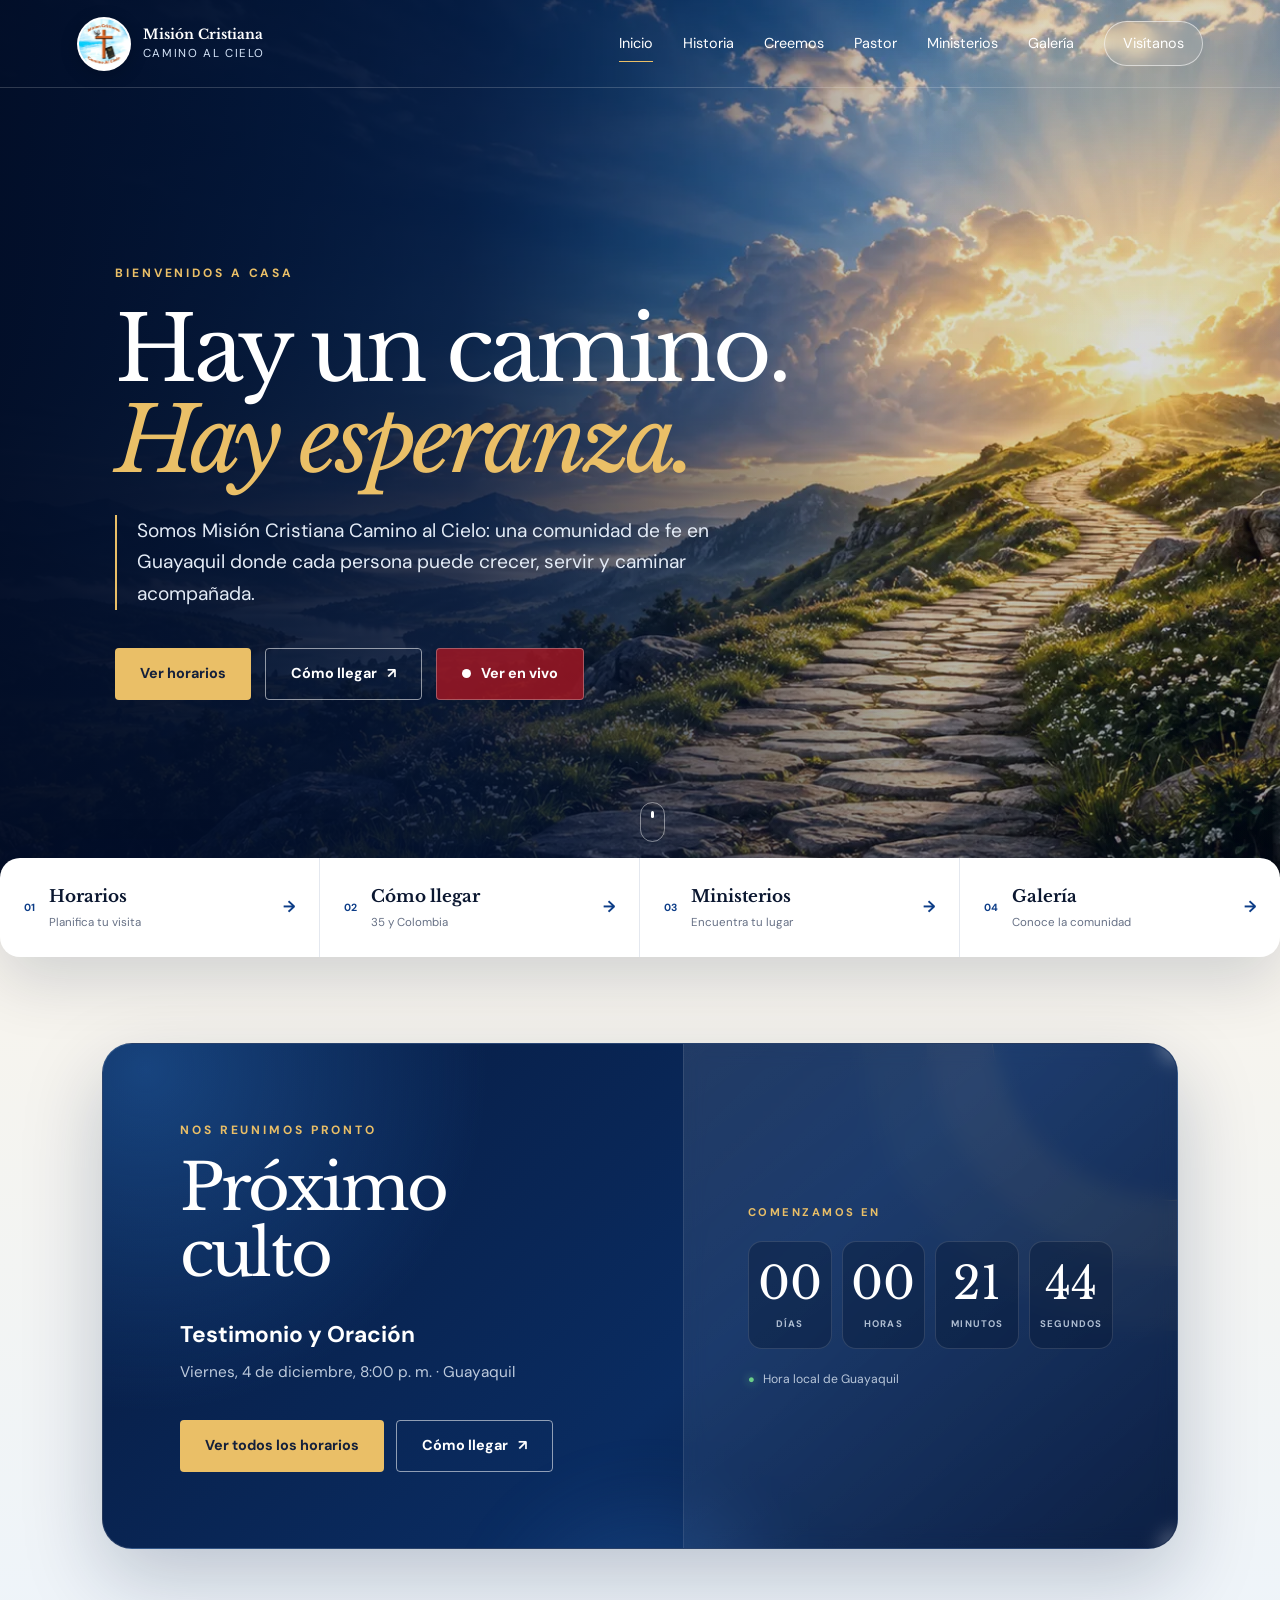
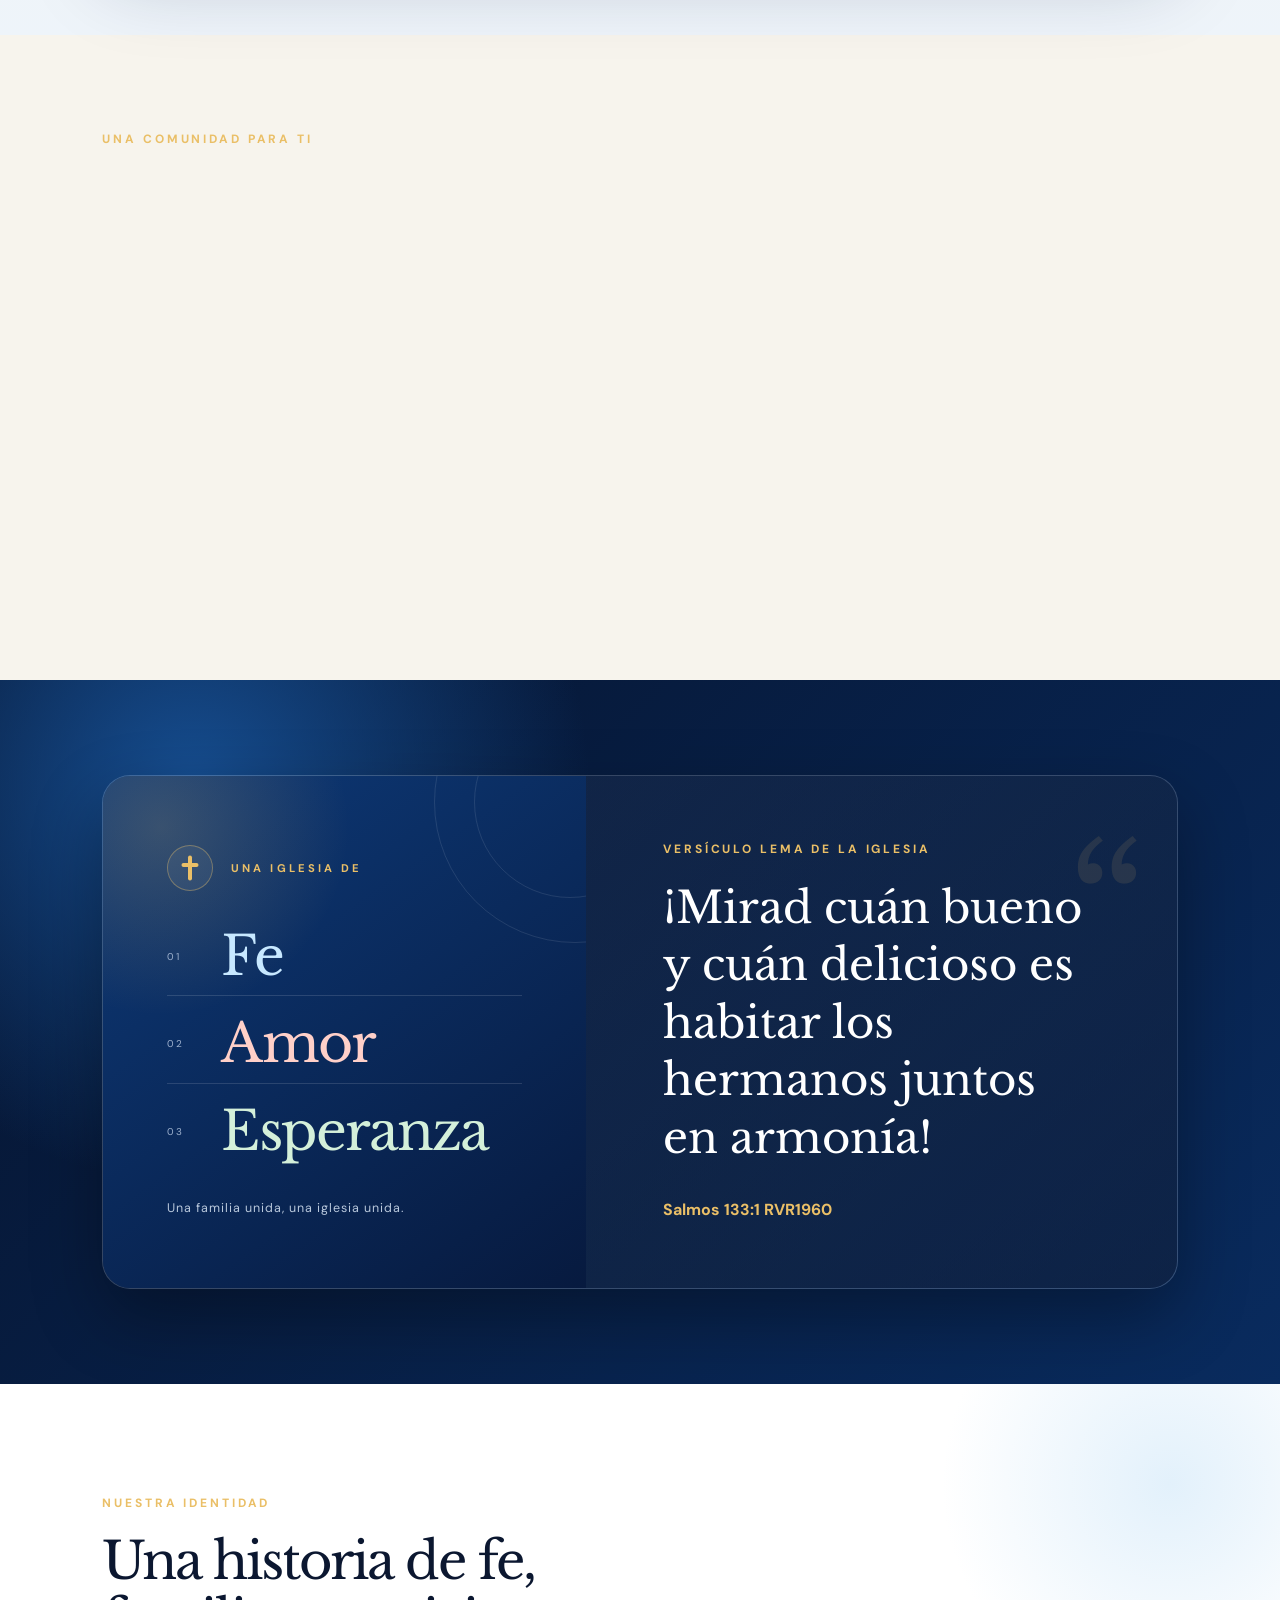
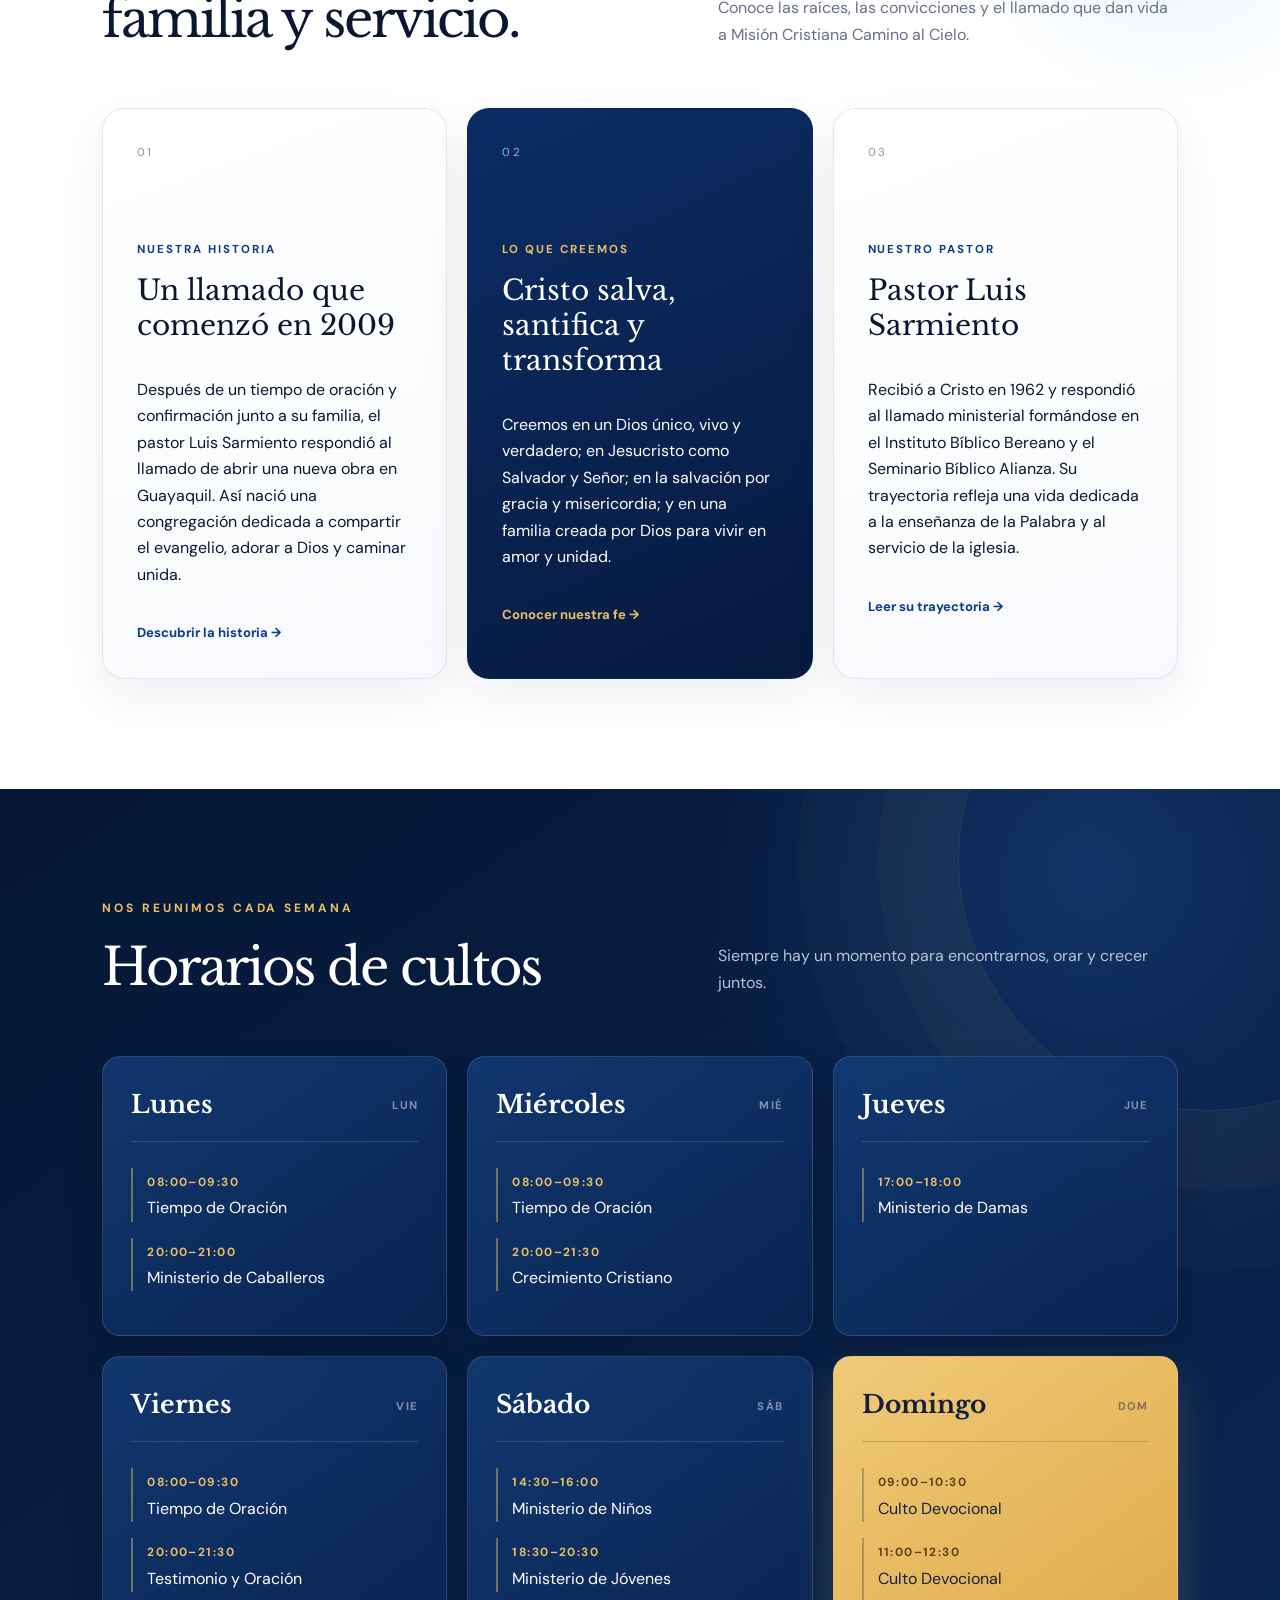
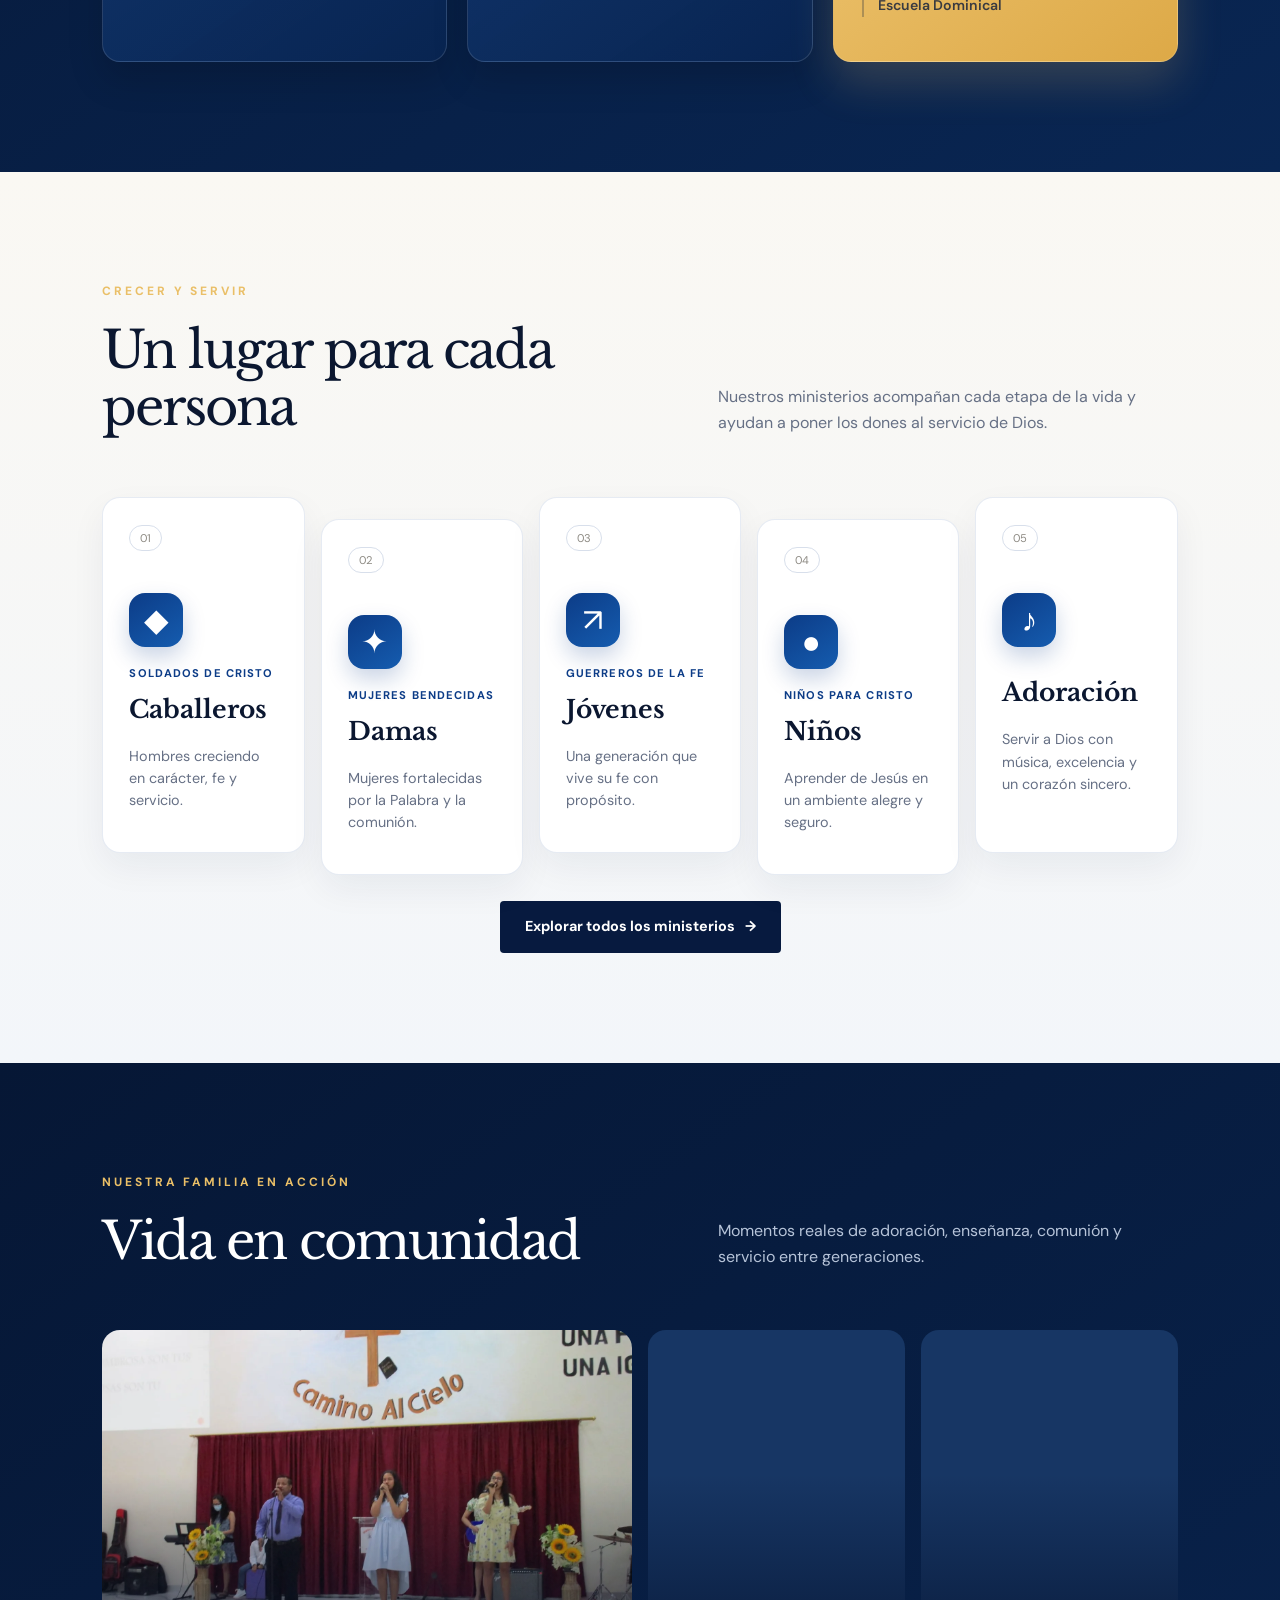
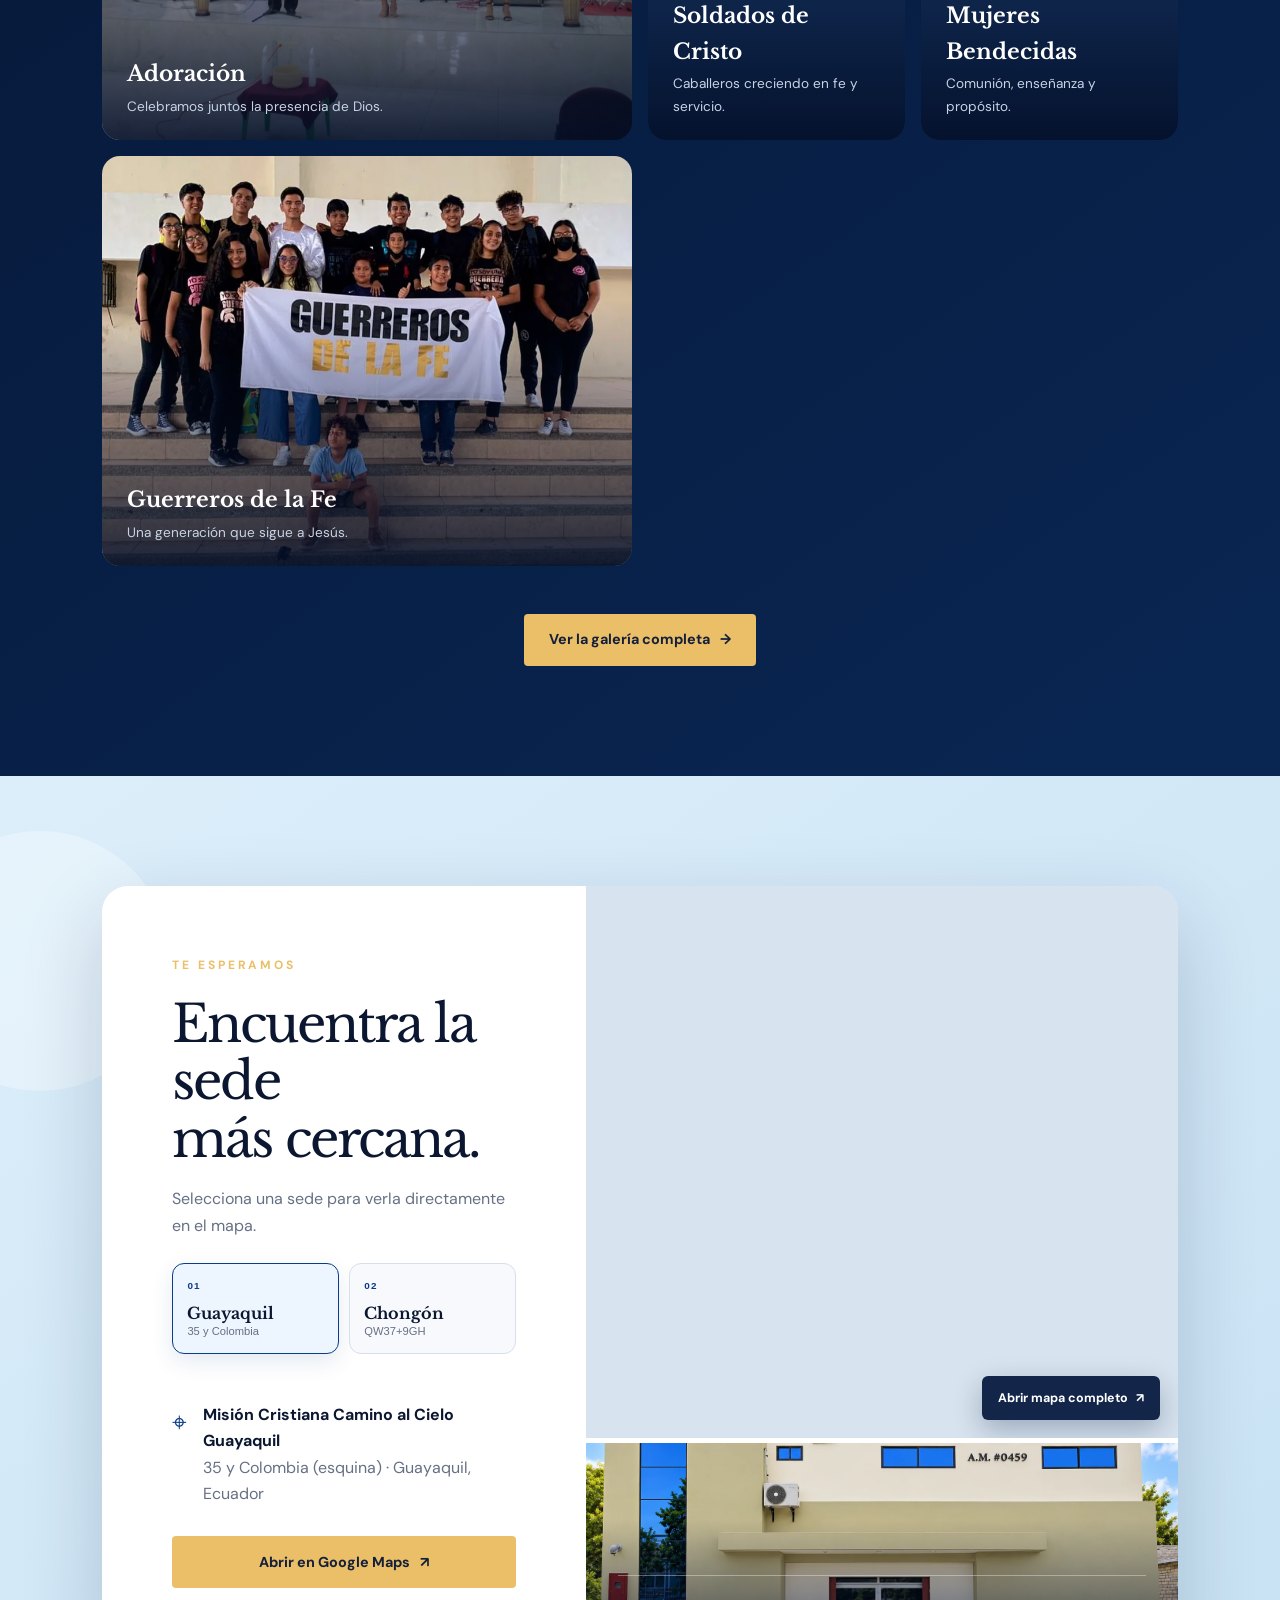
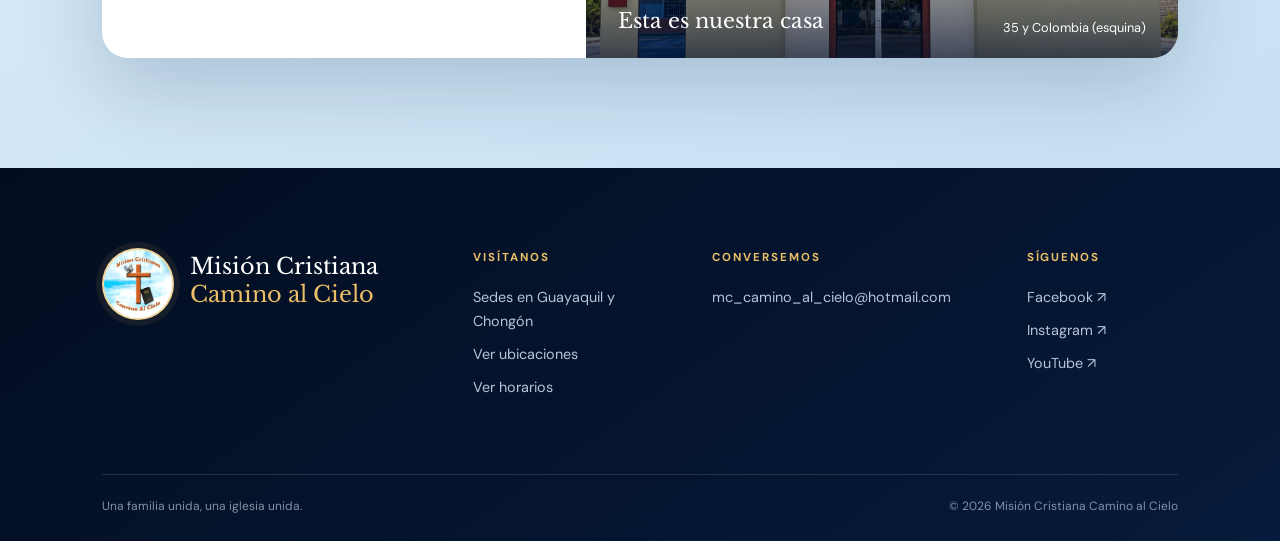
<file: index.html>
<!doctype html>
<html lang="es">
<head>
  <meta charset="utf-8">
  <meta name="viewport" content="width=device-width, initial-scale=1">
  <meta name="theme-color" content="#071a3f">
  <meta name="description" content="Misión Cristiana Camino al Cielo en Guayaquil. Conoce nuestros horarios de cultos, ministerios y ubicación.">
  <title>Misión Cristiana Camino al Cielo</title>
  <link rel="preconnect" href="https://fonts.googleapis.com">
  <link rel="preconnect" href="https://fonts.gstatic.com" crossorigin>
  <link href="https://fonts.googleapis.com/css2?family=DM+Sans:wght@400;500;600;700&family=Libre+Baskerville:wght@400;700&display=swap" rel="stylesheet">
  <link rel="icon" type="image/svg+xml" href="data:image/svg+xml,%3Csvg xmlns='http://www.w3.org/2000/svg' viewBox='0 0 64 64'%3E%3Crect width='64' height='64' rx='14' fill='%23071a3f'/%3E%3Cpath d='M32 10v40M20 22h24' stroke='%23eabf67' stroke-width='6' stroke-linecap='round'/%3E%3C/svg%3E">
  <link rel="stylesheet" href="styles.css?v=20260930-3">
  <script type="application/ld+json">
  {
    "@context": "https://schema.org",
    "@graph": [
      {
        "@type": "Church",
        "@id": "https://tecnojimbo.github.io/camino-al-cielo/#iglesia",
        "name": "Misión Cristiana Camino al Cielo",
        "url": "https://tecnojimbo.github.io/camino-al-cielo/",
        "logo": "https://tecnojimbo.github.io/camino-al-cielo/logo-camino-al-cielo.webp",
        "image": "https://tecnojimbo.github.io/camino-al-cielo/fachada-iglesia.webp",
        "slogan": "Una familia unida, una iglesia unida",
        "email": "mailto:mc_camino_al_cielo@hotmail.com",
        "address": {
          "@type": "PostalAddress",
          "streetAddress": "35 y Colombia (Esquina)",
          "addressLocality": "Guayaquil",
          "postalCode": "090415",
          "addressCountry": "EC"
        },
        "hasMap": "https://maps.app.goo.gl/MqLcbDUxTGVeMiTD8",
        "sameAs": [
          "https://www.facebook.com/misioncristianacaminoalcielo",
          "https://www.instagram.com/mc.camino.al.cielo/",
          "https://www.youtube.com/@MCCaminoAlCielo"
        ]
      },
      {
        "@type": "Event",
        "@id": "https://tecnojimbo.github.io/camino-al-cielo/#oracion",
        "name": "Tiempo de Oración",
        "description": "Reunión de oración de Misión Cristiana Camino al Cielo.",
        "eventAttendanceMode": "https://schema.org/OfflineEventAttendanceMode",
        "location": { "@id": "https://tecnojimbo.github.io/camino-al-cielo/#iglesia" },
        "organizer": { "@id": "https://tecnojimbo.github.io/camino-al-cielo/#iglesia" },
        "eventSchedule": [
          { "@type": "Schedule", "repeatFrequency": "P1W", "byDay": "https://schema.org/Monday", "startTime": "08:00", "endTime": "09:30", "scheduleTimezone": "America/Guayaquil" },
          { "@type": "Schedule", "repeatFrequency": "P1W", "byDay": "https://schema.org/Wednesday", "startTime": "08:00", "endTime": "09:30", "scheduleTimezone": "America/Guayaquil" },
          { "@type": "Schedule", "repeatFrequency": "P1W", "byDay": "https://schema.org/Friday", "startTime": "08:00", "endTime": "09:30", "scheduleTimezone": "America/Guayaquil" }
        ]
      },
      {
        "@type": "Event",
        "@id": "https://tecnojimbo.github.io/camino-al-cielo/#culto-devocional",
        "name": "Culto Devocional",
        "description": "Culto dominical de Misión Cristiana Camino al Cielo.",
        "eventAttendanceMode": "https://schema.org/OfflineEventAttendanceMode",
        "location": { "@id": "https://tecnojimbo.github.io/camino-al-cielo/#iglesia" },
        "organizer": { "@id": "https://tecnojimbo.github.io/camino-al-cielo/#iglesia" },
        "eventSchedule": [
          { "@type": "Schedule", "repeatFrequency": "P1W", "byDay": "https://schema.org/Sunday", "startTime": "09:00", "endTime": "10:30", "scheduleTimezone": "America/Guayaquil" },
          { "@type": "Schedule", "repeatFrequency": "P1W", "byDay": "https://schema.org/Sunday", "startTime": "11:00", "endTime": "12:30", "scheduleTimezone": "America/Guayaquil" }
        ]
      },
      {
        "@type": "Event",
        "@id": "https://tecnojimbo.github.io/camino-al-cielo/#reuniones-semanales",
        "name": "Reuniones semanales y ministerios",
        "description": "Encuentros de crecimiento cristiano, testimonio y oración, y ministerios de caballeros, damas, jóvenes y niños.",
        "eventAttendanceMode": "https://schema.org/OfflineEventAttendanceMode",
        "location": { "@id": "https://tecnojimbo.github.io/camino-al-cielo/#iglesia" },
        "organizer": { "@id": "https://tecnojimbo.github.io/camino-al-cielo/#iglesia" },
        "eventSchedule": [
          { "@type": "Schedule", "repeatFrequency": "P1W", "byDay": "https://schema.org/Monday", "startTime": "20:00", "endTime": "21:00", "scheduleTimezone": "America/Guayaquil" },
          { "@type": "Schedule", "repeatFrequency": "P1W", "byDay": "https://schema.org/Wednesday", "startTime": "20:00", "endTime": "21:30", "scheduleTimezone": "America/Guayaquil" },
          { "@type": "Schedule", "repeatFrequency": "P1W", "byDay": "https://schema.org/Thursday", "startTime": "17:00", "endTime": "18:00", "scheduleTimezone": "America/Guayaquil" },
          { "@type": "Schedule", "repeatFrequency": "P1W", "byDay": "https://schema.org/Friday", "startTime": "20:00", "endTime": "21:30", "scheduleTimezone": "America/Guayaquil" },
          { "@type": "Schedule", "repeatFrequency": "P1W", "byDay": "https://schema.org/Saturday", "startTime": "14:30", "endTime": "16:00", "scheduleTimezone": "America/Guayaquil" },
          { "@type": "Schedule", "repeatFrequency": "P1W", "byDay": "https://schema.org/Saturday", "startTime": "18:30", "endTime": "20:30", "scheduleTimezone": "America/Guayaquil" }
        ]
      }
    ]
  }
  </script>
</head>
<body>
  <header class="site-header" id="inicio">
    <a class="brand" href="#inicio" aria-label="Ir al inicio">
      <img class="official-logo" src="logo-camino-al-cielo.webp" alt="Logo de Misión Cristiana Camino al Cielo" width="500" height="400" decoding="async">
      <span><strong>Misión Cristiana</strong><small>Camino al Cielo</small></span>
    </a>
    <button class="menu-toggle" type="button" aria-expanded="false" aria-controls="main-nav"><span></span><span></span><span></span><span class="sr-only">Abrir menú</span></button>
    <nav id="main-nav" aria-label="Navegación principal">
      <a class="active" href="index.html">Inicio</a><a href="historia.html">Historia</a><a href="creemos.html">Creemos</a><a href="pastor.html">Pastor</a><a href="ministerios.html">Ministerios</a><a href="galeria.html">Galería</a>
      <a class="nav-cta" href="#ubicacion">Visítanos</a>
    </nav>
  </header>

  <main>
    <section class="hero" aria-labelledby="hero-title">
      <img src="camino-al-cielo-hero.webp" alt="Sendero iluminado que asciende hacia un cielo radiante entre montañas" width="1600" height="900" fetchpriority="high" decoding="async">
      <div class="hero-shade"></div>
      <div class="hero-light" aria-hidden="true"></div>
      <div class="hero-content">
        <p class="eyebrow">Bienvenidos a casa</p>
        <h1 id="hero-title">Hay un camino.<br><em>Hay esperanza.</em></h1>
        <p class="hero-copy">Somos Misión Cristiana Camino al Cielo: una comunidad de fe en Guayaquil donde cada persona puede crecer, servir y caminar acompañada.</p>
        <div class="hero-actions">
          <a class="button primary" href="#horarios">Ver horarios</a>
          <a class="button ghost" href="https://maps.app.goo.gl/MqLcbDUxTGVeMiTD8" target="_blank" rel="noopener">Cómo llegar <span aria-hidden="true">↗</span></a>
          <a class="button live" href="https://www.facebook.com/misioncristianacaminoalcielo" target="_blank" rel="noopener"><span class="live-dot" aria-hidden="true"></span> Ver en vivo</a>
        </div>
      </div>
      <a class="scroll-cue" href="#nosotros" aria-label="Continuar hacia la siguiente sección"><span></span></a>
    </section>

    <nav class="quick-paths" aria-label="Accesos rápidos">
      <a href="#horarios"><span>01</span><div><strong>Horarios</strong><small>Planifica tu visita</small></div><b aria-hidden="true">→</b></a>
      <a href="#ubicacion"><span>02</span><div><strong>Cómo llegar</strong><small>35 y Colombia</small></div><b aria-hidden="true">→</b></a>
      <a href="ministerios.html"><span>03</span><div><strong>Ministerios</strong><small>Encuentra tu lugar</small></div><b aria-hidden="true">→</b></a>
      <a href="galeria.html"><span>04</span><div><strong>Galería</strong><small>Conoce la comunidad</small></div><b aria-hidden="true">→</b></a>
    </nav>

    <section class="next-service section" id="proximo-culto" aria-labelledby="next-service-title">
      <div class="next-service-card">
        <div class="next-service-copy">
          <p class="section-kicker">Nos reunimos pronto</p>
          <h2 id="next-service-title">Próximo culto</h2>
          <p class="next-service-name" data-next-service-name aria-live="polite">Consultando el horario…</p>
          <p class="next-service-date" data-next-service-date>Hora de Guayaquil</p>
          <div class="next-service-actions">
            <a class="button primary" href="#horarios">Ver todos los horarios</a>
            <a class="button ghost" href="https://maps.app.goo.gl/MqLcbDUxTGVeMiTD8" target="_blank" rel="noopener">Cómo llegar <span aria-hidden="true">↗</span></a>
          </div>
        </div>
        <div class="countdown-panel" aria-label="Cuenta regresiva para el próximo culto">
          <p>Comenzamos en</p>
          <div class="countdown-grid" aria-hidden="true">
            <span><strong data-countdown-days>00</strong><small>Días</small></span>
            <span><strong data-countdown-hours>00</strong><small>Horas</small></span>
            <span><strong data-countdown-minutes>00</strong><small>Minutos</small></span>
            <span><strong data-countdown-seconds>00</strong><small>Segundos</small></span>
          </div>
          <p class="sr-only" data-countdown-accessible aria-live="polite"></p>
          <p class="countdown-zone"><span aria-hidden="true">●</span> Hora local de Guayaquil</p>
        </div>
      </div>
    </section>

    <section class="welcome section" id="nosotros">
      <div class="section-kicker">Una comunidad para ti</div>
      <div class="welcome-grid">
        <h2>Una familia unida,<br><span>una iglesia unida.</span></h2>
        <div>
          <p class="lead">Creemos en una fe que se vive en comunidad: compartiendo la Palabra, orando juntos y sirviendo con amor.</p>
          <p>En Camino al Cielo encontrarás un lugar para acercarte a Dios y crecer junto a personas de todas las edades. Las puertas están abiertas para ti y tu familia.</p>
          <a class="text-link" href="#ministerios">Conoce nuestros ministerios <span aria-hidden="true">→</span></a>
        </div>
      </div>
    </section>

    <section class="church-verse" id="lema" aria-labelledby="lema-title">
      <div class="verse-glow" aria-hidden="true"></div>
      <div class="verse-inner reveal">
        <div class="verse-values" aria-label="Una iglesia de fe, amor y esperanza">
          <div class="values-heading">
            <span class="values-cross" aria-hidden="true"></span>
            <p>Una iglesia de</p>
          </div>
          <div class="values-list">
            <span class="value-item value-faith"><small>01</small><strong>Fe</strong></span>
            <span class="value-item value-love"><small>02</small><strong>Amor</strong></span>
            <span class="value-item value-hope"><small>03</small><strong>Esperanza</strong></span>
          </div>
          <p class="values-caption">Una familia unida, una iglesia unida.</p>
        </div>
        <figure class="verse-quote">
          <span class="verse-mark" aria-hidden="true">“</span>
          <figcaption class="section-kicker">Versículo lema de la iglesia</figcaption>
          <blockquote id="lema-title">¡Mirad cuán bueno y cuán delicioso es habitar los hermanos juntos en armonía!</blockquote>
          <cite>Salmos 133:1 <span>RVR1960</span></cite>
        </figure>
      </div>
</section>

<section class="identity section" id="identidad">
      <div class="section-heading">
        <div><p class="section-kicker">Nuestra identidad</p><h2>Una historia de fe,<br>familia y servicio.</h2></div>
        <p>Conoce las raíces, las convicciones y el llamado que dan vida a Misión Cristiana Camino al Cielo.</p>
      </div>
      <div class="identity-grid">
        <a class="identity-card history-card" href="historia.html">
          <span class="card-number">01</span>
          <p class="card-label">Nuestra historia</p>
          <h3>Un llamado que comenzó en 2009</h3>
          <p>Después de un tiempo de oración y confirmación junto a su familia, el pastor Luis Sarmiento respondió al llamado de abrir una nueva obra en Guayaquil. Así nació una congregación dedicada a compartir el evangelio, adorar a Dios y caminar unida.</p><span class="card-link">Descubrir la historia →</span>
        </a>
        <a class="identity-card belief-card" href="creemos.html">
          <span class="card-number">02</span>
          <p class="card-label">Lo que creemos</p>
          <h3>Cristo salva, santifica y transforma</h3>
          <p>Creemos en un Dios único, vivo y verdadero; en Jesucristo como Salvador y Señor; en la salvación por gracia y misericordia; y en una familia creada por Dios para vivir en amor y unidad.</p><span class="card-link">Conocer nuestra fe →</span>
        </a>
        <a class="identity-card pastor-card" href="pastor.html">
          <span class="card-number">03</span>
          <p class="card-label">Nuestro pastor</p>
          <h3>Pastor Luis Sarmiento</h3>
          <p>Recibió a Cristo en 1962 y respondió al llamado ministerial formándose en el Instituto Bíblico Bereano y el Seminario Bíblico Alianza. Su trayectoria refleja una vida dedicada a la enseñanza de la Palabra y al servicio de la iglesia.</p><span class="card-link">Leer su trayectoria →</span>
        </a>
      </div>
    </section>

    <section class="schedule section" id="horarios">
      <div class="section-heading light">
        <div><p class="section-kicker">Nos reunimos cada semana</p><h2>Horarios de cultos</h2></div>
        <p>Siempre hay un momento para encontrarnos, orar y crecer juntos.</p>
      </div>
      <div class="schedule-grid">
        <article><h3>Lunes</h3><div class="event"><span>08:00–09:30</span><p>Tiempo de Oración</p></div><div class="event"><span>20:00–21:00</span><p>Ministerio de Caballeros</p></div></article>
        <article><h3>Miércoles</h3><div class="event"><span>08:00–09:30</span><p>Tiempo de Oración</p></div><div class="event"><span>20:00–21:30</span><p>Crecimiento Cristiano</p></div></article>
        <article><h3>Jueves</h3><div class="event"><span>17:00–18:00</span><p>Ministerio de Damas</p></div></article>
        <article><h3>Viernes</h3><div class="event"><span>08:00–09:30</span><p>Tiempo de Oración</p></div><div class="event"><span>20:00–21:30</span><p>Testimonio y Oración</p></div></article>
        <article><h3>Sábado</h3><div class="event"><span>14:30–16:00</span><p>Ministerio de Niños</p></div><div class="event"><span>18:30–20:30</span><p>Ministerio de Jóvenes</p></div></article>
        <article class="featured"><h3>Domingo</h3><div class="event"><span>09:00–10:30</span><p>Culto Devocional</p></div><div class="event"><span>11:00–12:30</span><p>Culto Devocional<br><strong class="event-secondary">Escuela Dominical</strong></p></div></article>
      </div>
    </section>

    <section class="ministries section" id="ministerios">
      <div class="section-heading">
        <div><p class="section-kicker">Crecer y servir</p><h2>Un lugar para cada persona</h2></div>
        <p>Nuestros ministerios acompañan cada etapa de la vida y ayudan a poner los dones al servicio de Dios.</p>
      </div>
      <div class="ministry-list">
        <article><span>01</span><div class="ministry-icon">◆</div><p class="ministry-name">Soldados de Cristo</p><h3>Caballeros</h3><p>Hombres creciendo en carácter, fe y servicio.</p></article>
        <article><span>02</span><div class="ministry-icon">✦</div><p class="ministry-name">Mujeres Bendecidas</p><h3>Damas</h3><p>Mujeres fortalecidas por la Palabra y la comunión.</p></article>
        <article><span>03</span><div class="ministry-icon">↗</div><p class="ministry-name">Guerreros de la Fe</p><h3>Jóvenes</h3><p>Una generación que vive su fe con propósito.</p></article>
        <article><span>04</span><div class="ministry-icon">●</div><p class="ministry-name">Niños para Cristo</p><h3>Niños</h3><p>Aprender de Jesús en un ambiente alegre y seguro.</p></article>
        <article><span>05</span><div class="ministry-icon">♪</div><h3>Adoración</h3><p>Servir a Dios con música, excelencia y un corazón sincero.</p></article>
      </div>
      <div class="section-action"><a class="button dark" href="ministerios.html">Explorar todos los ministerios <span aria-hidden="true">→</span></a></div>
    </section>

    <section class="gallery section" id="galeria">
      <div class="section-heading light">
        <div><p class="section-kicker">Nuestra familia en acción</p><h2>Vida en comunidad</h2></div>
        <p>Momentos reales de adoración, enseñanza, comunión y servicio entre generaciones.</p>
      </div>
      <div class="gallery-grid">
        <figure class="gallery-wide"><img src="ministerio-adoracion.webp" alt="Culto de adoración de Misión Cristiana Camino al Cielo" width="1600" height="1200" loading="lazy" decoding="async"><figcaption><strong>Adoración</strong><span>Celebramos juntos la presencia de Dios.</span></figcaption></figure>
        <figure><img src="ministerio-caballeros.webp" alt="Reunión del ministerio de caballeros" width="1000" height="750" loading="lazy" decoding="async"><figcaption><strong>Soldados de Cristo</strong><span>Caballeros creciendo en fe y servicio.</span></figcaption></figure>
        <figure><img src="ministerio-damas.webp" alt="Reunión del ministerio de damas" width="1600" height="1200" loading="lazy" decoding="async"><figcaption><strong>Mujeres Bendecidas</strong><span>Comunión, enseñanza y propósito.</span></figcaption></figure>
        <figure class="gallery-wide"><img src="ministerio-jovenes.webp" alt="Reunión del ministerio de jóvenes" width="948" height="711" loading="lazy" decoding="async"><figcaption><strong>Guerreros de la Fe</strong><span>Una generación que sigue a Jesús.</span></figcaption></figure>
      </div>
      <div class="section-action"><a class="button primary" href="galeria.html">Ver la galería completa <span aria-hidden="true">→</span></a></div>
    </section>

    <section class="location section" id="ubicacion">
      <div class="location-card">
        <div class="location-copy">
          <p class="section-kicker">Te esperamos</p>
          <h2>Encuentra la sede<br>más cercana.</h2>
          <p class="location-intro">Selecciona una sede para verla directamente en el mapa.</p>
          <div class="location-switcher" role="group" aria-label="Seleccionar sede de la iglesia">
            <button class="location-option active" type="button" data-location="guayaquil" aria-pressed="true"><span>01</span><strong>Guayaquil</strong><small>35 y Colombia</small></button>
            <button class="location-option" type="button" data-location="chongon" aria-pressed="false"><span>02</span><strong>Chongón</strong><small>QW37+9GH</small></button>
          </div>
          <div class="address"><span aria-hidden="true">⌖</span><div><strong data-location-address>Misión Cristiana Camino al Cielo Guayaquil</strong><p data-location-city>35 y Colombia (esquina) · Guayaquil, Ecuador</p><small class="location-status" data-location-status></small></div></div>
          <a class="button primary" data-location-link href="https://maps.app.goo.gl/MqLcbDUxTGVeMiTD8" target="_blank" rel="noopener">Abrir en Google Maps <span aria-hidden="true">↗</span></a>
        </div>
        <div class="location-media">
          <div class="map-embed">
            <iframe data-location-map title="Ubicación de la sede Guayaquil de Misión Cristiana Camino al Cielo en Google Maps" src="https://www.google.com/maps?q=Mision+Cristiana+Camino+al+Cielo%2C+R329%2B3JH%2C+090415+Guayaquil%2C+Ecuador&amp;output=embed&amp;hl=es" width="800" height="450" style="border:0" loading="lazy" allowfullscreen referrerpolicy="strict-origin-when-cross-origin"></iframe>
            <a class="map-open" data-location-map-link href="https://maps.app.goo.gl/MqLcbDUxTGVeMiTD8" target="_blank" rel="noopener">Abrir mapa completo <span aria-hidden="true">↗</span></a>
          </div>
          <a class="church-photo location-church-photo" data-location-photo-link href="https://maps.app.goo.gl/MqLcbDUxTGVeMiTD8" target="_blank" rel="noopener" aria-label="Ver la sede Guayaquil en Google Maps">
            <img data-location-photo src="fachada-iglesia.webp" alt="Fachada de la sede Guayaquil de Misión Cristiana Camino al Cielo" width="1536" height="1024" loading="lazy" decoding="async">
            <span class="photo-caption"><strong data-location-photo-title>Esta es nuestra casa</strong><small data-location-photo-caption>35 y Colombia (esquina)</small></span>
          </a>
        </div>
      </div>
    </section>
  </main>

  <footer>
    <div class="footer-main">
      <div class="footer-brand"><img class="official-logo footer-logo" src="logo-camino-al-cielo.webp" alt="Logo de Misión Cristiana Camino al Cielo" width="500" height="400" loading="lazy" decoding="async"><h2>Misión Cristiana<br><em>Camino al Cielo</em></h2></div>
      <div><h3>Visítanos</h3><p>Sedes en Guayaquil y Chongón</p><a href="#ubicacion">Ver ubicaciones</a><a href="#horarios">Ver horarios</a></div>
      <div><h3>Conversemos</h3><a href="mailto:mc_camino_al_cielo@hotmail.com">mc_camino_al_cielo@hotmail.com</a></div>
      <div><h3>Síguenos</h3><a href="https://www.facebook.com/misioncristianacaminoalcielo" target="_blank" rel="noopener">Facebook ↗</a><a href="https://www.instagram.com/mc.camino.al.cielo/" target="_blank" rel="noopener">Instagram ↗</a><a href="https://www.youtube.com/@MCCaminoAlCielo" target="_blank" rel="noopener">YouTube ↗</a></div>
    </div>
    <div class="footer-bottom"><p>Una familia unida, una iglesia unida.</p><p>© <span id="year"></span> Misión Cristiana Camino al Cielo</p></div>
  </footer>
  <script src="script.js?v=20260930-3"></script>
</body>
</html>
</file>
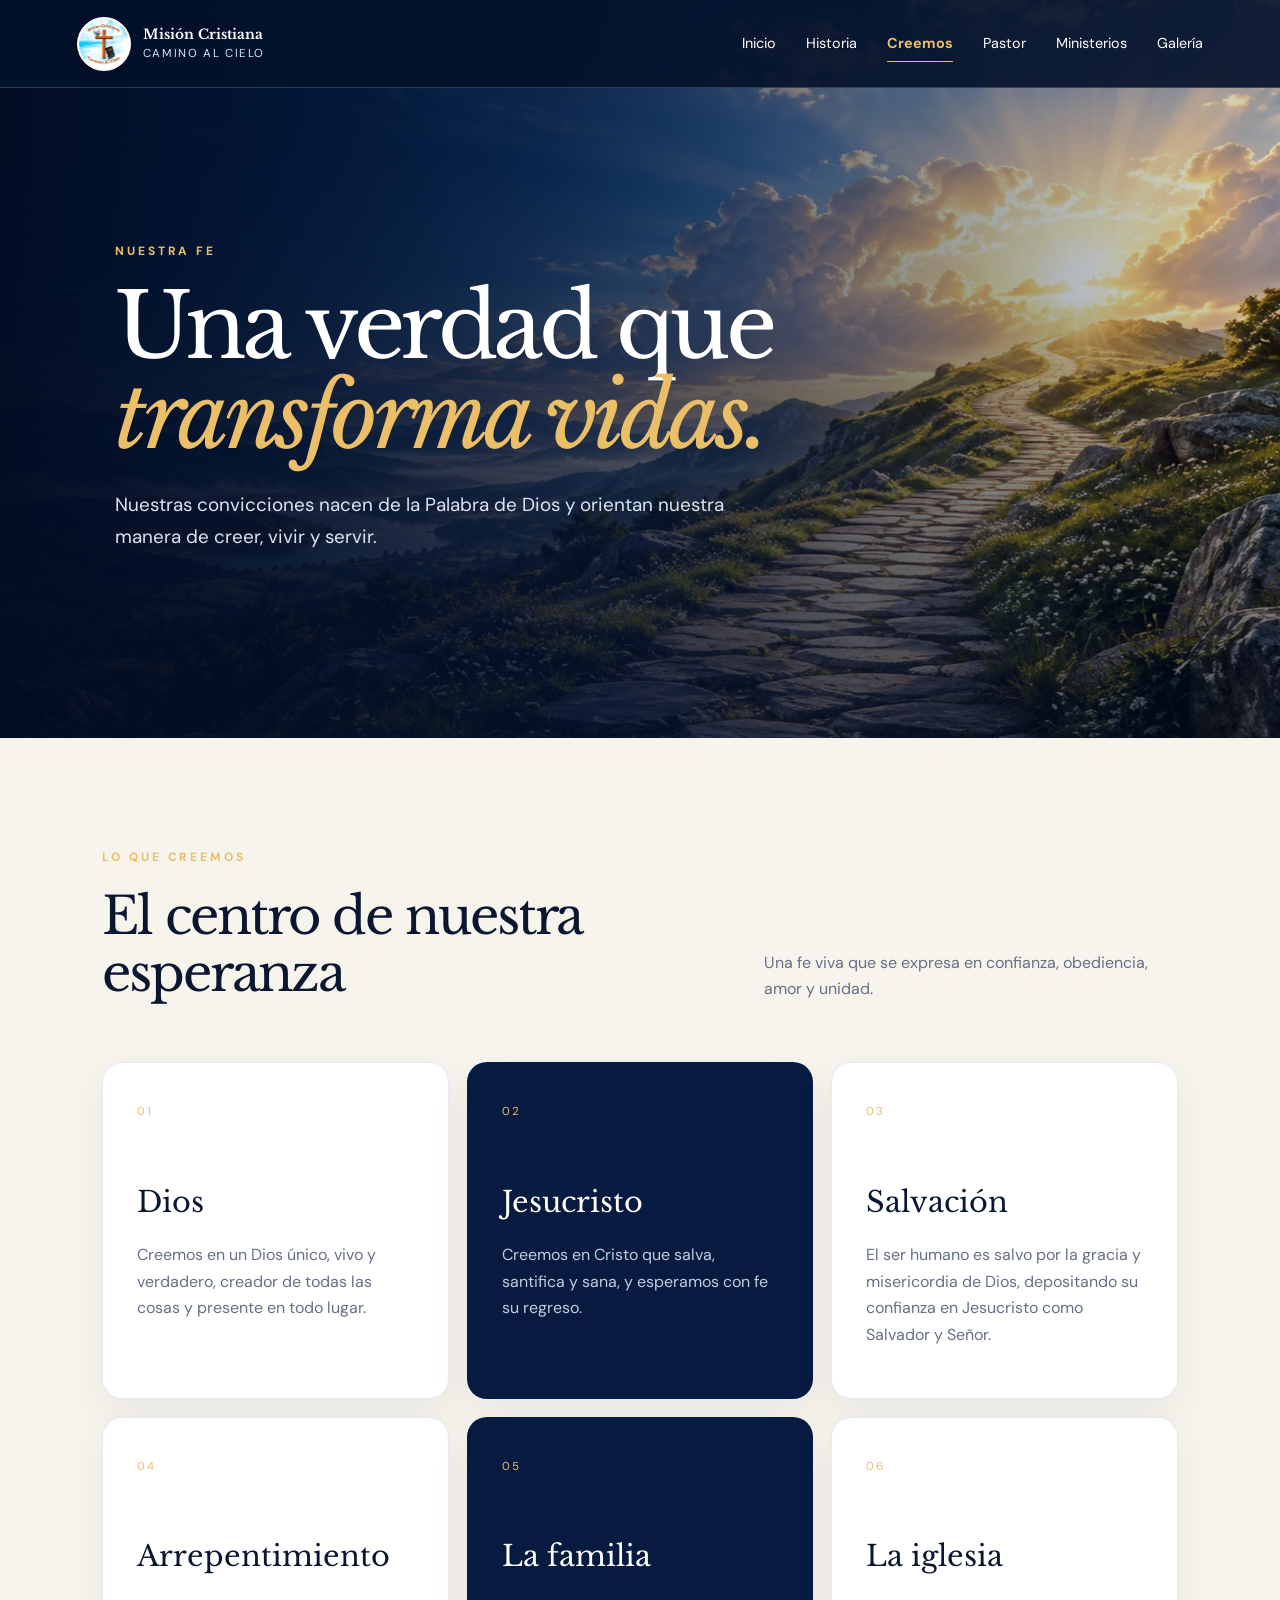
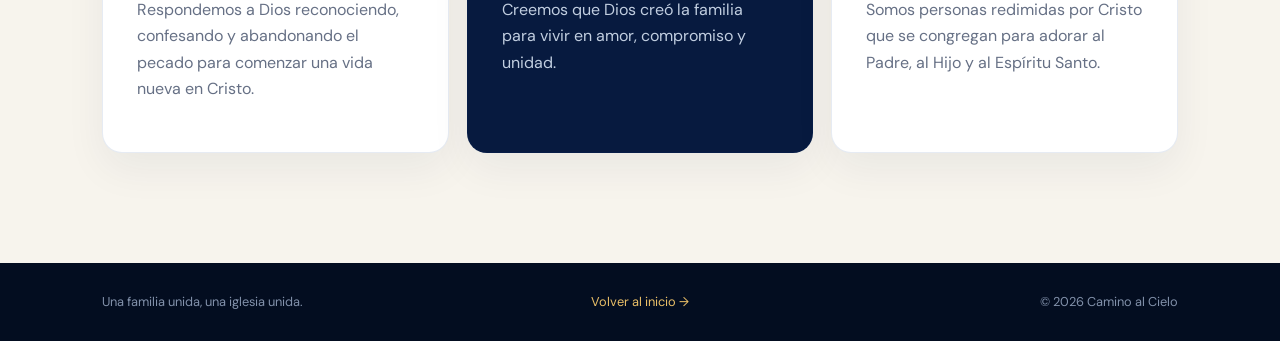
<file: creemos.html>
<!doctype html><html lang="es"><head><meta charset="utf-8"><meta name="viewport" content="width=device-width,initial-scale=1"><title>Lo que creemos | Camino al Cielo</title><link rel="preconnect" href="https://fonts.googleapis.com"><link rel="preconnect" href="https://fonts.gstatic.com" crossorigin><link href="https://fonts.googleapis.com/css2?family=DM+Sans:wght@400;500;600;700&family=Libre+Baskerville:wght@400;700&display=swap" rel="stylesheet"><link rel="stylesheet" href="styles.css"></head><body class="inner-page"><header class="site-header scrolled"><a class="brand" href="index.html"><img class="official-logo" src="logo-camino-al-cielo.webp" alt="Logo" width="500" height="400" decoding="async"><span><strong>Misión Cristiana</strong><small>Camino al Cielo</small></span></a><button class="menu-toggle" type="button" aria-expanded="false" aria-controls="main-nav"><span></span><span></span><span></span><span class="sr-only">Abrir menú</span></button><nav id="main-nav"><a href="index.html">Inicio</a><a href="historia.html">Historia</a><a class="active" href="creemos.html">Creemos</a><a href="pastor.html">Pastor</a><a href="ministerios.html">Ministerios</a><a href="galeria.html">Galería</a></nav></header><main><section class="page-hero faith-hero"><img src="camino-al-cielo-hero.webp" alt="Camino hacia el cielo" width="1600" height="900" decoding="async"><div class="page-hero-shade"></div><div class="page-hero-content"><p class="eyebrow">Nuestra fe</p><h1>Una verdad que<br><em>transforma vidas.</em></h1><p>Nuestras convicciones nacen de la Palabra de Dios y orientan nuestra manera de creer, vivir y servir.</p></div></section><section class="beliefs-page section"><div class="section-heading"><div><p class="section-kicker">Lo que creemos</p><h2>El centro de nuestra esperanza</h2></div><p>Una fe viva que se expresa en confianza, obediencia, amor y unidad.</p></div><div class="belief-grid"><article><span>01</span><h3>Dios</h3><p>Creemos en un Dios único, vivo y verdadero, creador de todas las cosas y presente en todo lugar.</p></article><article><span>02</span><h3>Jesucristo</h3><p>Creemos en Cristo que salva, santifica y sana, y esperamos con fe su regreso.</p></article><article><span>03</span><h3>Salvación</h3><p>El ser humano es salvo por la gracia y misericordia de Dios, depositando su confianza en Jesucristo como Salvador y Señor.</p></article><article><span>04</span><h3>Arrepentimiento</h3><p>Respondemos a Dios reconociendo, confesando y abandonando el pecado para comenzar una vida nueva en Cristo.</p></article><article><span>05</span><h3>La familia</h3><p>Creemos que Dios creó la familia para vivir en amor, compromiso y unidad.</p></article><article><span>06</span><h3>La iglesia</h3><p>Somos personas redimidas por Cristo que se congregan para adorar al Padre, al Hijo y al Espíritu Santo.</p></article></div></section></main><footer class="simple-footer"><p>Una familia unida, una iglesia unida.</p><a href="index.html">Volver al inicio →</a><p>© <span id="year"></span> Camino al Cielo</p></footer><script src="script.js"></script></body></html>
</file>
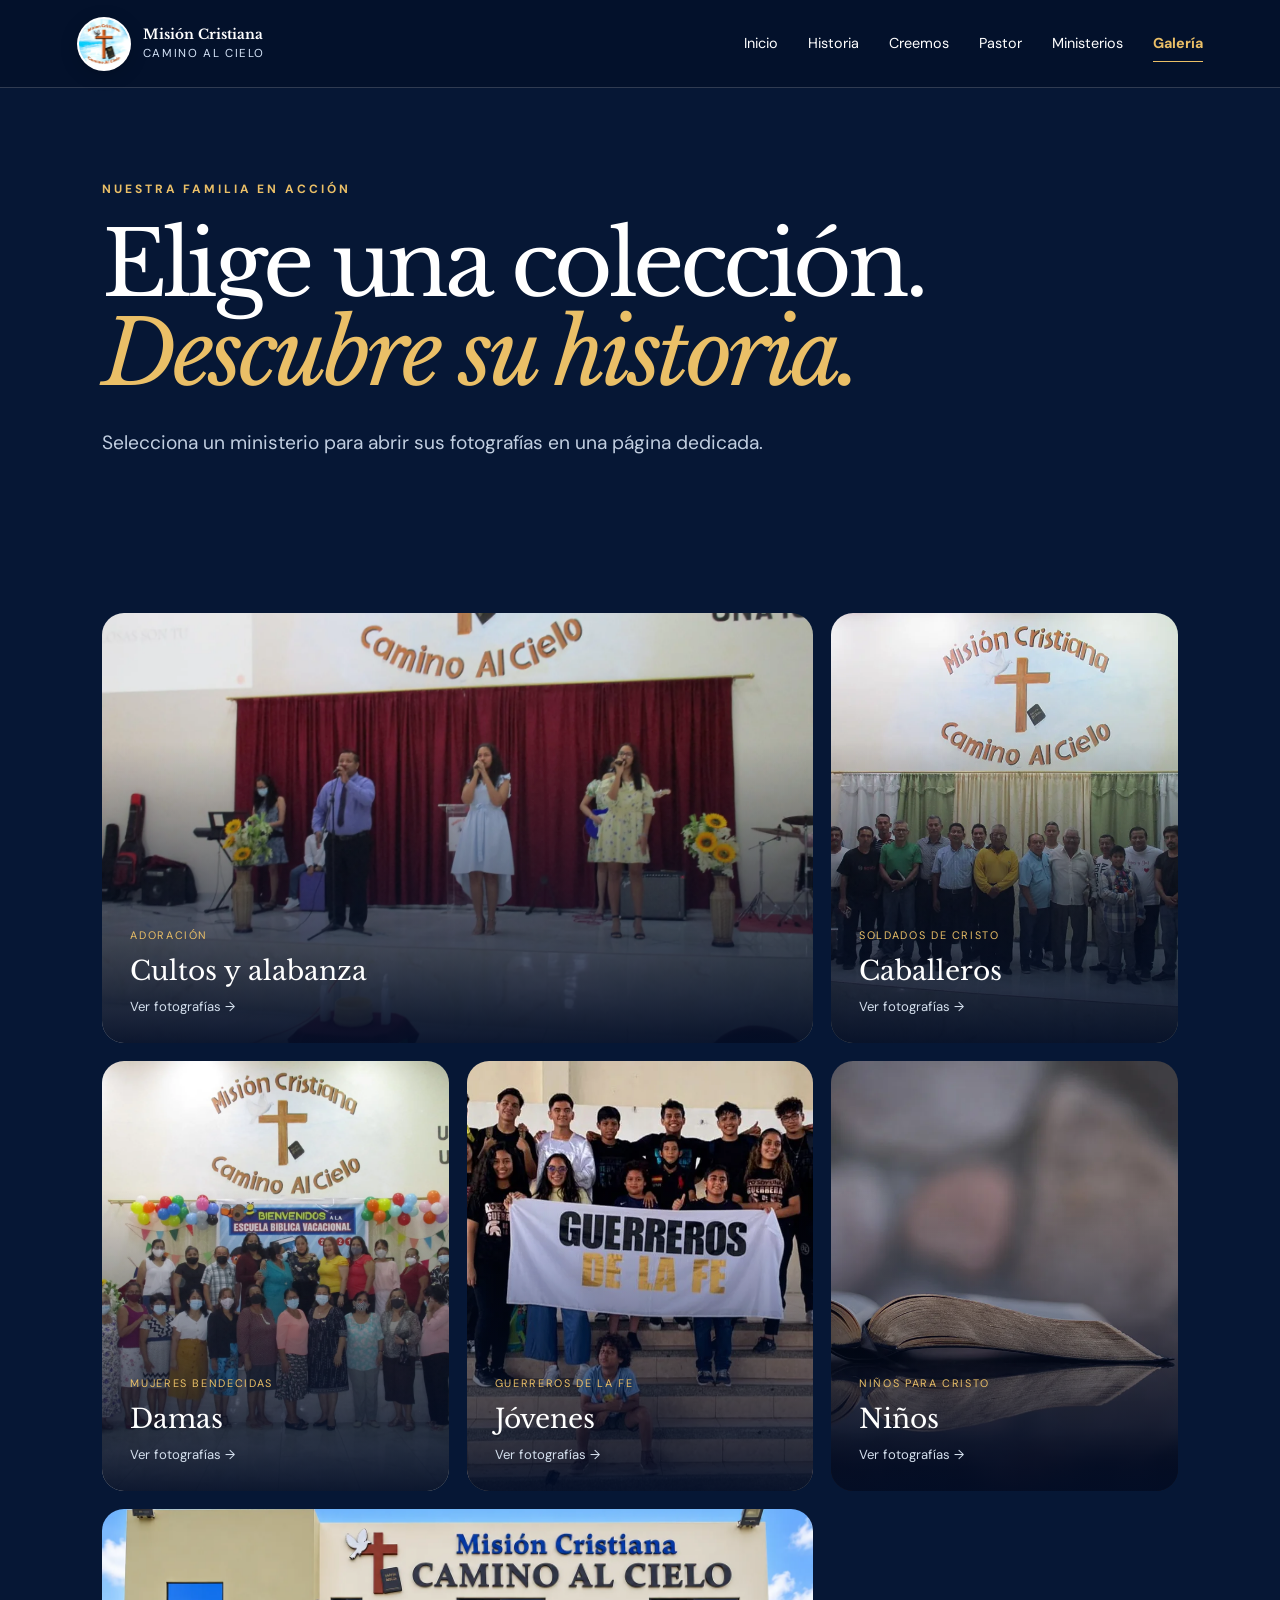
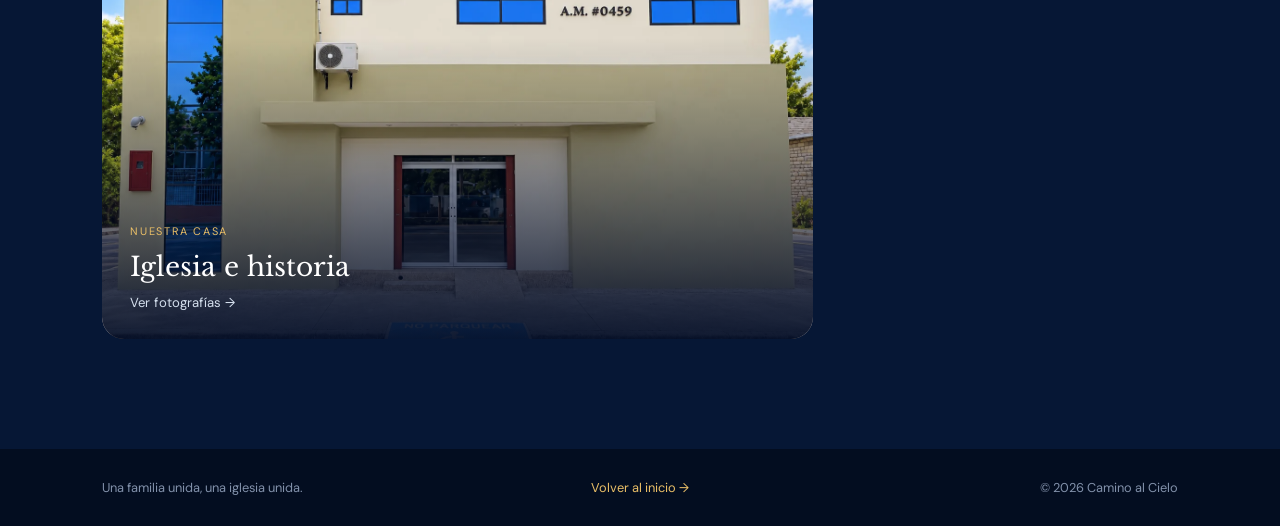
<file: galeria.html>
<!doctype html>
<html lang="es"><head><meta charset="utf-8"><meta name="viewport" content="width=device-width,initial-scale=1"><meta name="description" content="Explora las colecciones fotográficas de Misión Cristiana Camino al Cielo."><title>Galería | Camino al Cielo</title><link rel="preconnect" href="https://fonts.googleapis.com"><link rel="preconnect" href="https://fonts.gstatic.com" crossorigin><link href="https://fonts.googleapis.com/css2?family=DM+Sans:wght@400;500;600;700&family=Libre+Baskerville:wght@400;700&display=swap" rel="stylesheet"><link rel="stylesheet" href="styles.css"></head>
<body class="inner-page gallery-page"><header class="site-header scrolled"><a class="brand" href="index.html"><img class="official-logo" src="logo-camino-al-cielo.webp" alt="Logo de Misión Cristiana Camino al Cielo" width="500" height="400" decoding="async"><span><strong>Misión Cristiana</strong><small>Camino al Cielo</small></span></a><button class="menu-toggle" type="button" aria-expanded="false" aria-controls="main-nav"><span></span><span></span><span></span><span class="sr-only">Abrir menú</span></button><nav id="main-nav" aria-label="Navegación principal"><a href="index.html">Inicio</a><a href="historia.html">Historia</a><a href="creemos.html">Creemos</a><a href="pastor.html">Pastor</a><a href="ministerios.html">Ministerios</a><a class="active" href="galeria.html">Galería</a></nav></header>
<main><section class="gallery-intro section"><p class="section-kicker">Nuestra familia en acción</p><h1>Elige una colección.<br><em>Descubre su historia.</em></h1><p>Selecciona un ministerio para abrir sus fotografías en una página dedicada.</p></section><section class="collection-grid section" aria-label="Colecciones de fotografías">
<a class="collection-card large" href="fotos.html#adoracion"><img src="ministerio-adoracion.webp" alt="Cultos y ministerio de adoración" width="1600" height="1200" loading="lazy" decoding="async"><span><small>Adoración</small><strong>Cultos y alabanza</strong><em>Ver fotografías →</em></span></a>
<a class="collection-card" href="fotos.html#caballeros"><img src="ministerio-caballeros.webp" alt="Ministerio de caballeros" width="1000" height="750" loading="lazy" decoding="async"><span><small>Soldados de Cristo</small><strong>Caballeros</strong><em>Ver fotografías →</em></span></a>
<a class="collection-card" href="fotos.html#damas"><img src="ministerio-damas.webp" alt="Ministerio de damas" width="1600" height="1200" loading="lazy" decoding="async"><span><small>Mujeres Bendecidas</small><strong>Damas</strong><em>Ver fotografías →</em></span></a>
<a class="collection-card" href="fotos.html#jovenes"><img src="ministerio-jovenes.webp" alt="Ministerio de jóvenes" width="948" height="711" loading="lazy" decoding="async"><span><small>Guerreros de la Fe</small><strong>Jóvenes</strong><em>Ver fotografías →</em></span></a>
<a class="collection-card" href="fotos.html#ninos"><img src="historia-iglesia.webp" alt="Ministerio de niños" width="1000" height="750" loading="lazy" decoding="async"><span><small>Niños para Cristo</small><strong>Niños</strong><em>Ver fotografías →</em></span></a>
<a class="collection-card large" href="fotos.html#iglesia"><img src="fachada-iglesia.webp" alt="Historia y espacios de la iglesia" width="1536" height="1024" loading="lazy" decoding="async"><span><small>Nuestra casa</small><strong>Iglesia e historia</strong><em>Ver fotografías →</em></span></a>
</section></main><footer class="simple-footer"><p>Una familia unida, una iglesia unida.</p><a href="index.html">Volver al inicio →</a><p>© <span id="year"></span> Camino al Cielo</p></footer><script src="script.js"></script></body></html>
</file>
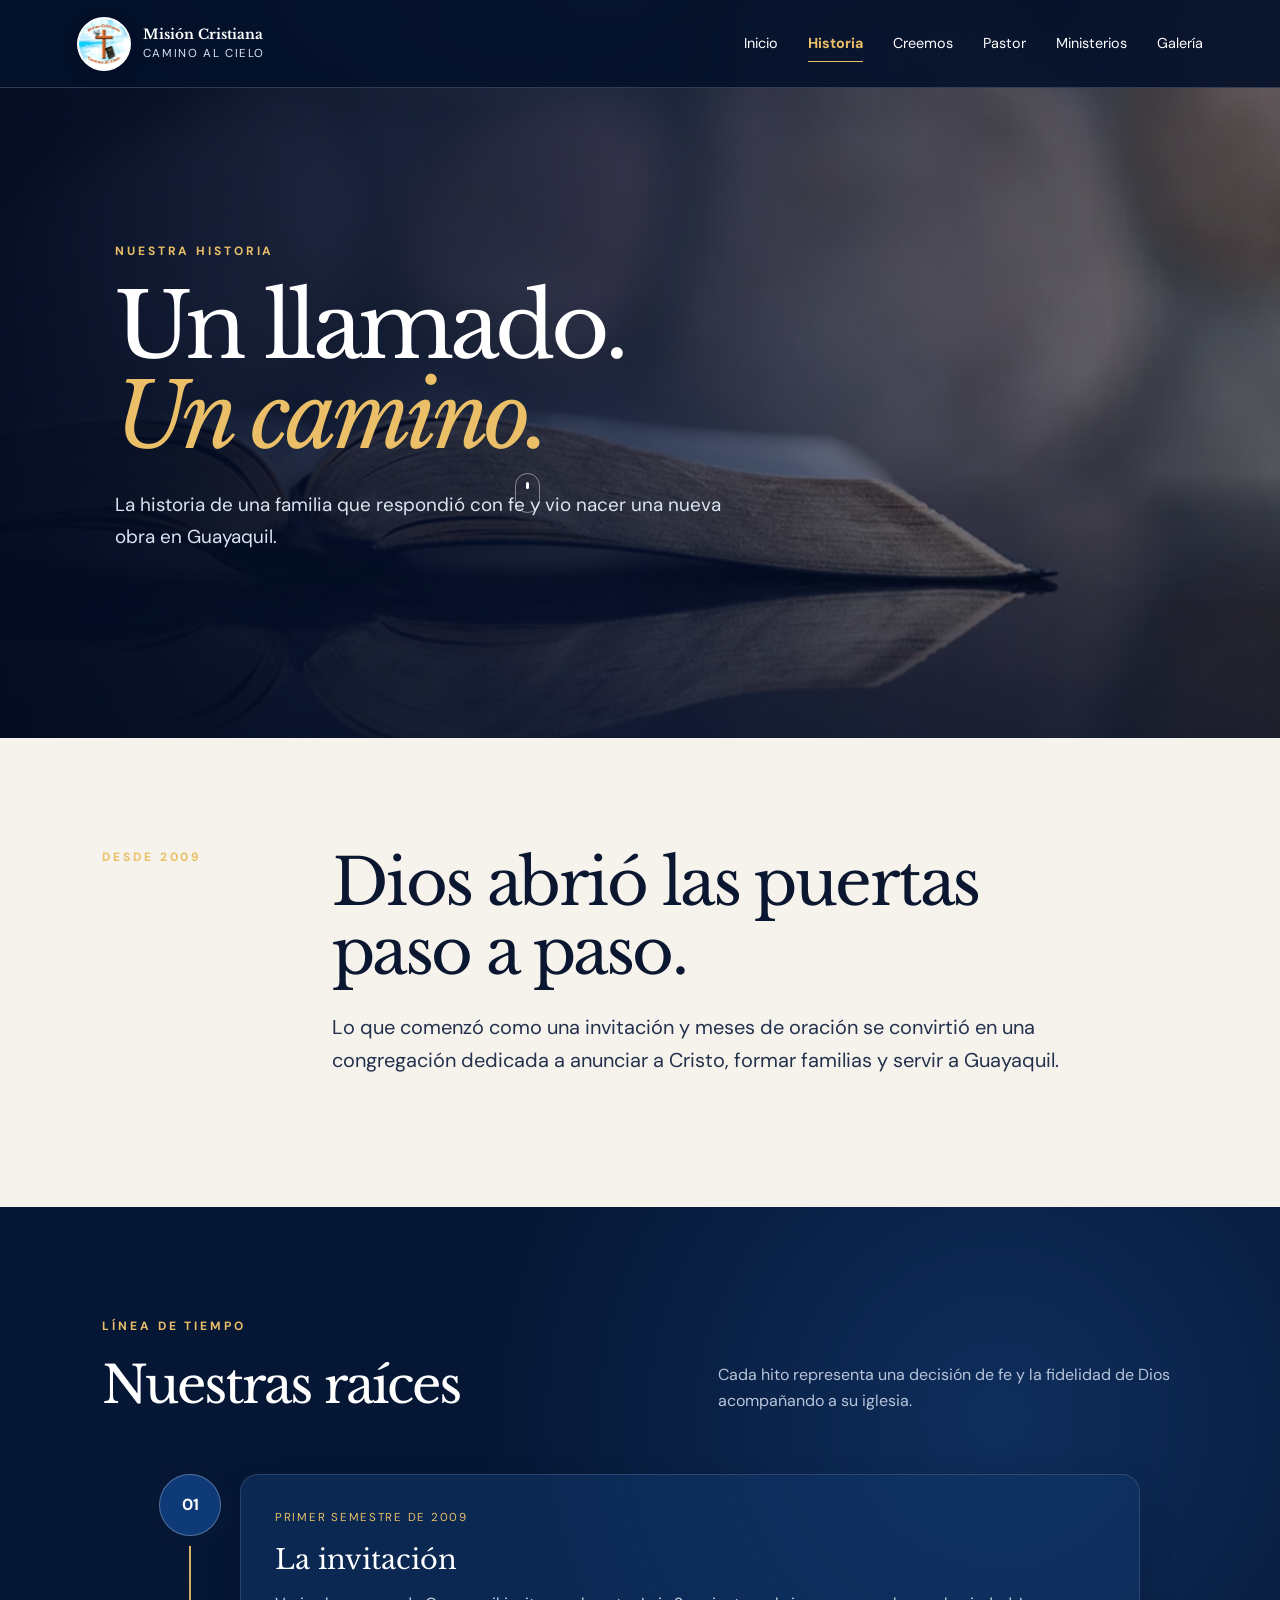
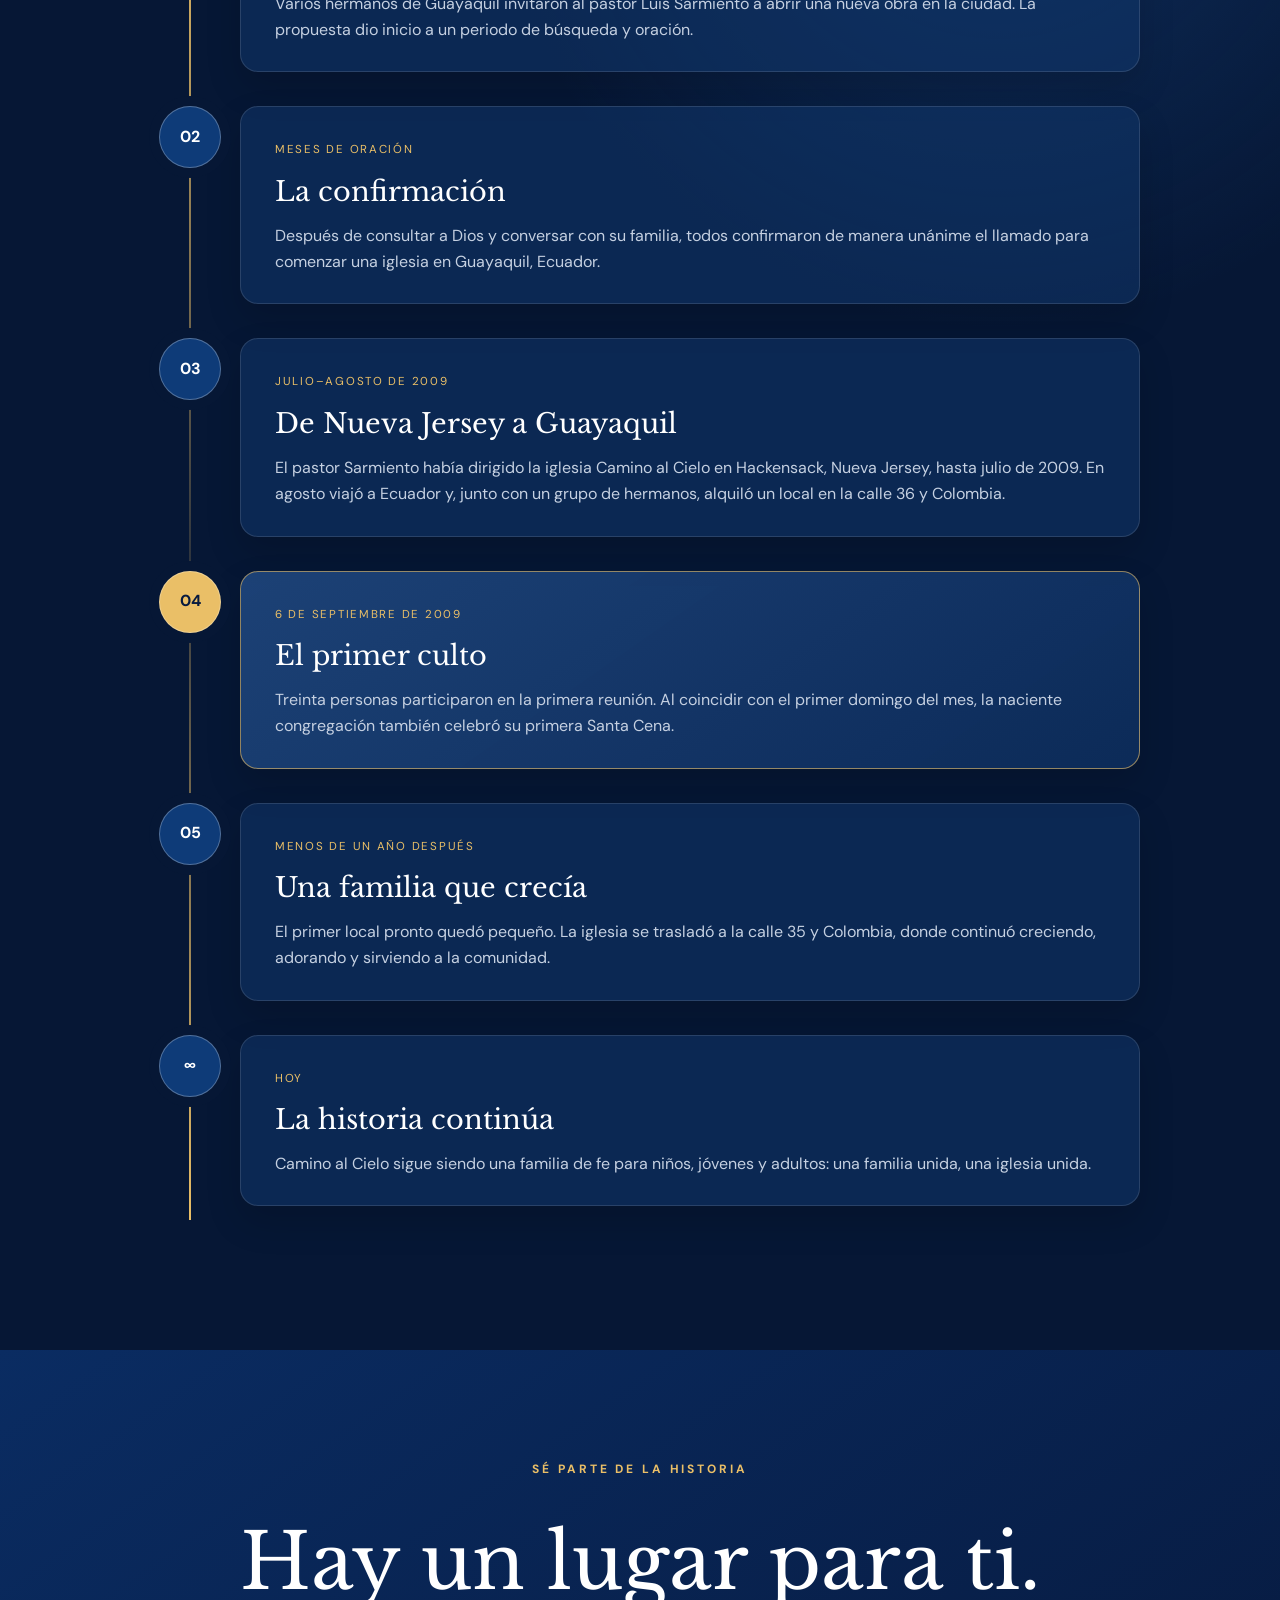
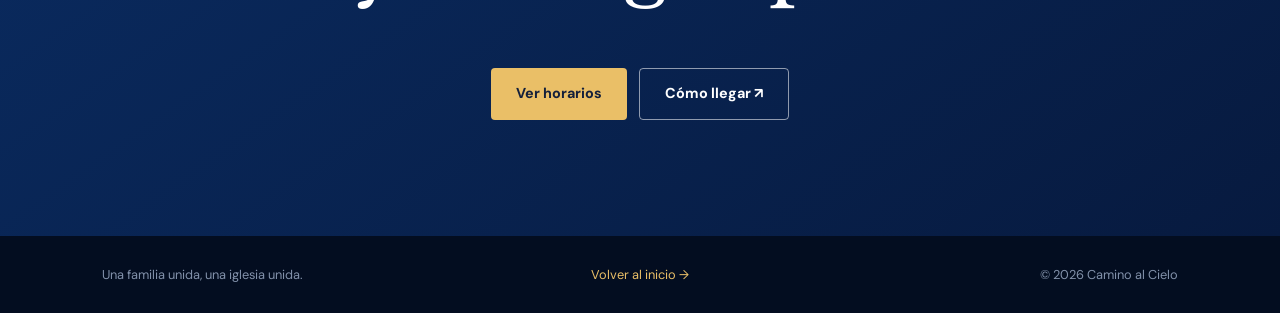
<file: historia.html>
<!doctype html><html lang="es"><head><meta charset="utf-8"><meta name="viewport" content="width=device-width,initial-scale=1"><meta name="theme-color" content="#071a3f"><meta name="description" content="Conoce la historia de Misión Cristiana Camino al Cielo, desde su llamado y primer culto en 2009 hasta su crecimiento en Guayaquil."><title>Nuestra historia | Camino al Cielo</title><link rel="preconnect" href="https://fonts.googleapis.com"><link rel="preconnect" href="https://fonts.gstatic.com" crossorigin><link href="https://fonts.googleapis.com/css2?family=DM+Sans:wght@400;500;600;700&family=Libre+Baskerville:wght@400;700&display=swap" rel="stylesheet"><link rel="stylesheet" href="styles.css"></head><body class="inner-page">
<header class="site-header scrolled"><a class="brand" href="index.html"><img class="official-logo" src="logo-camino-al-cielo.webp" alt="Logo de Misión Cristiana Camino al Cielo" width="500" height="400" decoding="async"><span><strong>Misión Cristiana</strong><small>Camino al Cielo</small></span></a><button class="menu-toggle" type="button" aria-expanded="false" aria-controls="main-nav"><span></span><span></span><span></span><span class="sr-only">Abrir menú</span></button><nav id="main-nav"><a href="index.html">Inicio</a><a class="active" href="historia.html">Historia</a><a href="creemos.html">Creemos</a><a href="pastor.html">Pastor</a><a href="ministerios.html">Ministerios</a><a href="galeria.html">Galería</a></nav></header>
<main><section class="page-hero history-hero"><img src="historia-iglesia.webp" alt="Historia de Misión Cristiana Camino al Cielo" width="1000" height="750" fetchpriority="high" decoding="async"><div class="page-hero-shade"></div><div class="page-hero-content"><p class="eyebrow">Nuestra historia</p><h1>Un llamado.<br><em>Un camino.</em></h1><p>La historia de una familia que respondió con fe y vio nacer una nueva obra en Guayaquil.</p><a class="scroll-cue" href="#linea-tiempo" aria-label="Ver la línea de tiempo"><span></span></a></div></section>
<section class="story-intro section"><p class="section-kicker">Desde 2009</p><div><h2>Dios abrió las puertas<br>paso a paso.</h2><p class="lead">Lo que comenzó como una invitación y meses de oración se convirtió en una congregación dedicada a anunciar a Cristo, formar familias y servir a Guayaquil.</p></div></section>
<section class="vertical-timeline section" id="linea-tiempo"><div class="section-heading light"><div><p class="section-kicker">Línea de tiempo</p><h2>Nuestras raíces</h2></div><p>Cada hito representa una decisión de fe y la fidelidad de Dios acompañando a su iglesia.</p></div><div class="timeline-tree">
<article><div class="time-node">01</div><div class="time-card"><span>Primer semestre de 2009</span><h3>La invitación</h3><p>Varios hermanos de Guayaquil invitaron al pastor Luis Sarmiento a abrir una nueva obra en la ciudad. La propuesta dio inicio a un periodo de búsqueda y oración.</p></div></article>
<article><div class="time-node">02</div><div class="time-card"><span>Meses de oración</span><h3>La confirmación</h3><p>Después de consultar a Dios y conversar con su familia, todos confirmaron de manera unánime el llamado para comenzar una iglesia en Guayaquil, Ecuador.</p></div></article>
<article><div class="time-node">03</div><div class="time-card"><span>Julio–agosto de 2009</span><h3>De Nueva Jersey a Guayaquil</h3><p>El pastor Sarmiento había dirigido la iglesia Camino al Cielo en Hackensack, Nueva Jersey, hasta julio de 2009. En agosto viajó a Ecuador y, junto con un grupo de hermanos, alquiló un local en la calle 36 y Colombia.</p></div></article>
<article><div class="time-node gold">04</div><div class="time-card featured"><span>6 de septiembre de 2009</span><h3>El primer culto</h3><p>Treinta personas participaron en la primera reunión. Al coincidir con el primer domingo del mes, la naciente congregación también celebró su primera Santa Cena.</p></div></article>
<article><div class="time-node">05</div><div class="time-card"><span>Menos de un año después</span><h3>Una familia que crecía</h3><p>El primer local pronto quedó pequeño. La iglesia se trasladó a la calle 35 y Colombia, donde continuó creciendo, adorando y sirviendo a la comunidad.</p></div></article>
<article><div class="time-node">∞</div><div class="time-card"><span>Hoy</span><h3>La historia continúa</h3><p>Camino al Cielo sigue siendo una familia de fe para niños, jóvenes y adultos: una familia unida, una iglesia unida.</p></div></article>
</div></section><section class="page-cta section"><p class="section-kicker">Sé parte de la historia</p><h2>Hay un lugar para ti.</h2><div><a class="button primary" href="index.html#horarios">Ver horarios</a><a class="button ghost" href="https://maps.app.goo.gl/MqLcbDUxTGVeMiTD8" target="_blank" rel="noopener">Cómo llegar ↗</a></div></section></main><footer class="simple-footer"><p>Una familia unida, una iglesia unida.</p><a href="index.html">Volver al inicio →</a><p>© <span id="year"></span> Camino al Cielo</p></footer><script src="script.js"></script></body></html>
</file>
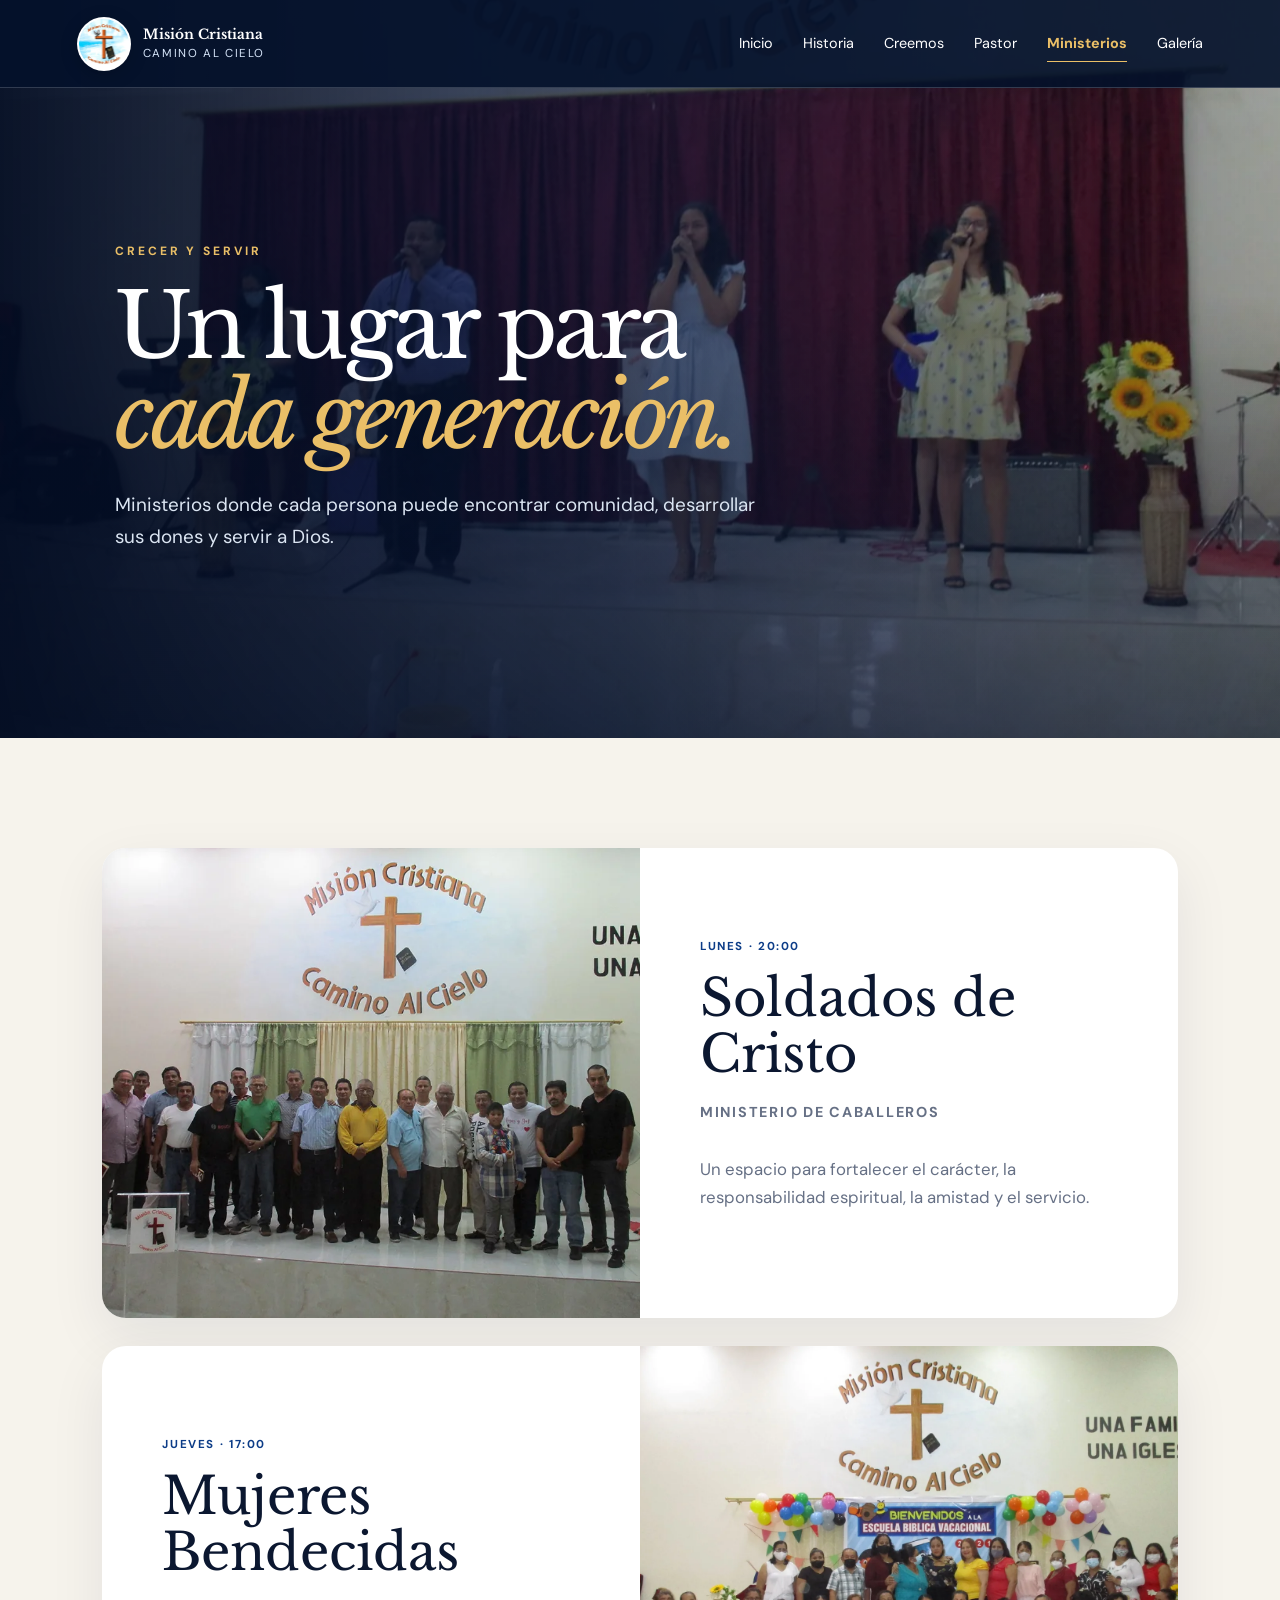
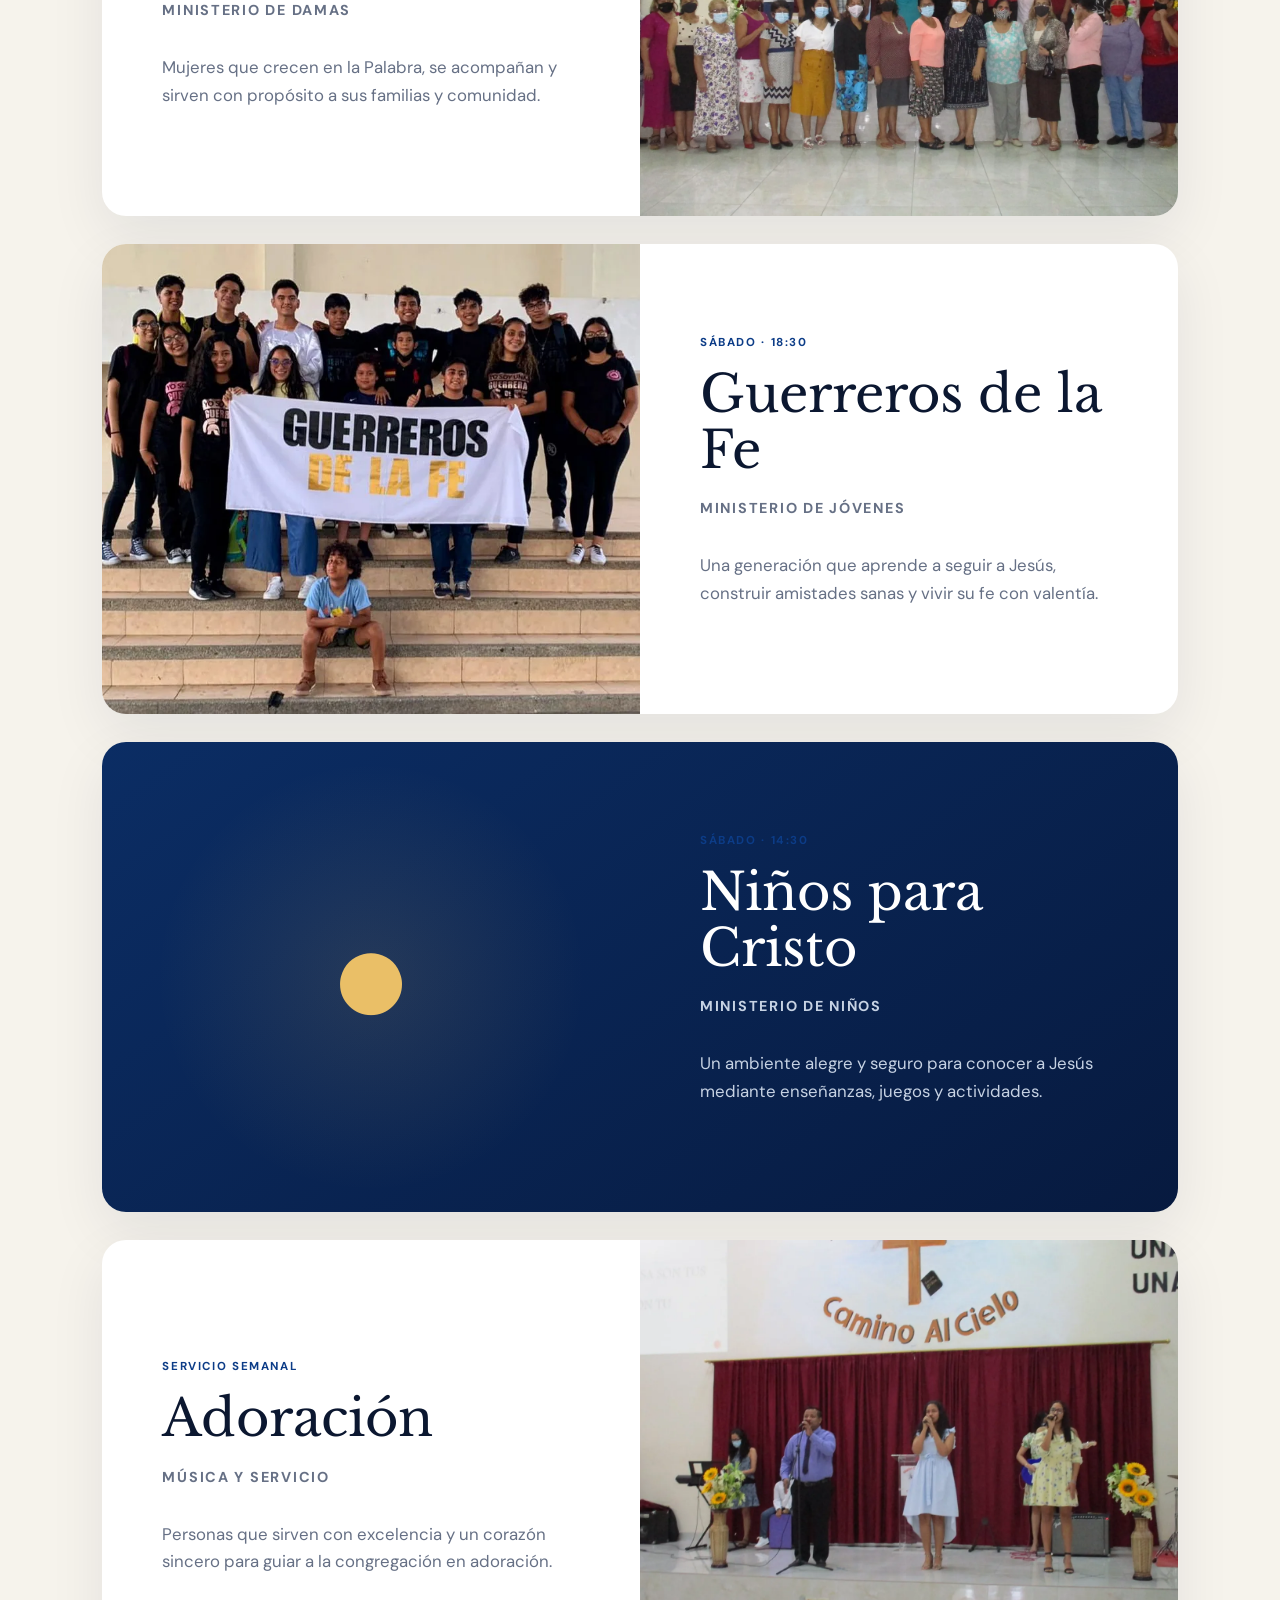
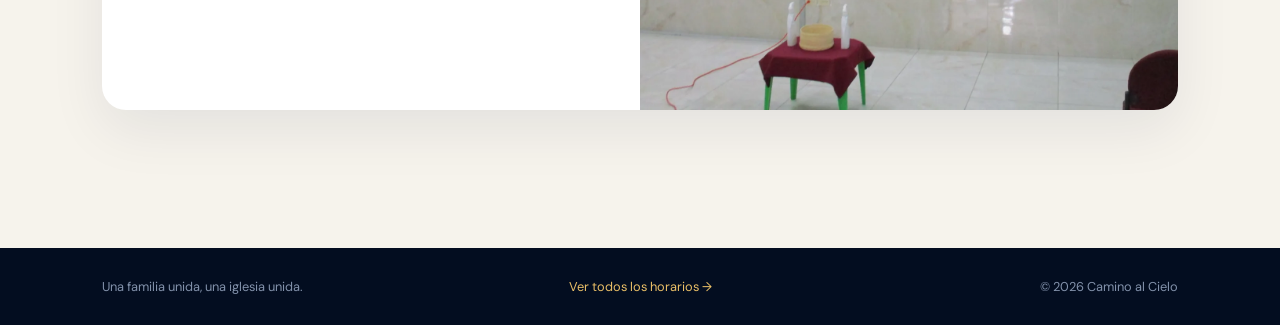
<file: ministerios.html>
<!doctype html><html lang="es"><head><meta charset="utf-8"><meta name="viewport" content="width=device-width,initial-scale=1"><title>Ministerios | Camino al Cielo</title><link rel="preconnect" href="https://fonts.googleapis.com"><link rel="preconnect" href="https://fonts.gstatic.com" crossorigin><link href="https://fonts.googleapis.com/css2?family=DM+Sans:wght@400;500;600;700&family=Libre+Baskerville:wght@400;700&display=swap" rel="stylesheet"><link rel="stylesheet" href="styles.css"></head><body class="inner-page"><header class="site-header scrolled"><a class="brand" href="index.html"><img class="official-logo" src="logo-camino-al-cielo.webp" alt="Logo" width="500" height="400" decoding="async"><span><strong>Misión Cristiana</strong><small>Camino al Cielo</small></span></a><button class="menu-toggle" type="button" aria-expanded="false" aria-controls="main-nav"><span></span><span></span><span></span><span class="sr-only">Abrir menú</span></button><nav id="main-nav"><a href="index.html">Inicio</a><a href="historia.html">Historia</a><a href="creemos.html">Creemos</a><a href="pastor.html">Pastor</a><a class="active" href="ministerios.html">Ministerios</a><a href="galeria.html">Galería</a></nav></header><main><section class="page-hero ministries-hero"><img src="ministerio-adoracion.webp" alt="Culto de adoración" width="1600" height="1200" decoding="async"><div class="page-hero-shade"></div><div class="page-hero-content"><p class="eyebrow">Crecer y servir</p><h1>Un lugar para<br><em>cada generación.</em></h1><p>Ministerios donde cada persona puede encontrar comunidad, desarrollar sus dones y servir a Dios.</p></div></section><section class="ministry-pages section"><div class="ministry-detail"><img src="ministerio-caballeros.webp" alt="Ministerio de caballeros" width="1000" height="750" decoding="async"><div><span>Lunes · 20:00</span><h2>Soldados de Cristo</h2><h3>Ministerio de Caballeros</h3><p>Un espacio para fortalecer el carácter, la responsabilidad espiritual, la amistad y el servicio.</p></div></div><div class="ministry-detail reverse"><img src="ministerio-damas.webp" alt="Ministerio de damas" width="1600" height="1200" decoding="async"><div><span>Jueves · 17:00</span><h2>Mujeres Bendecidas</h2><h3>Ministerio de Damas</h3><p>Mujeres que crecen en la Palabra, se acompañan y sirven con propósito a sus familias y comunidad.</p></div></div><div class="ministry-detail"><img src="ministerio-jovenes.webp" alt="Ministerio de jóvenes" width="948" height="711" decoding="async"><div><span>Sábado · 18:30</span><h2>Guerreros de la Fe</h2><h3>Ministerio de Jóvenes</h3><p>Una generación que aprende a seguir a Jesús, construir amistades sanas y vivir su fe con valentía.</p></div></div><div class="ministry-detail no-photo"><div class="ministry-symbol">●</div><div><span>Sábado · 14:30</span><h2>Niños para Cristo</h2><h3>Ministerio de Niños</h3><p>Un ambiente alegre y seguro para conocer a Jesús mediante enseñanzas, juegos y actividades.</p></div></div><div class="ministry-detail reverse"><img src="ministerio-adoracion.webp" alt="Ministerio de adoración" width="1600" height="1200" decoding="async"><div><span>Servicio semanal</span><h2>Adoración</h2><h3>Música y servicio</h3><p>Personas que sirven con excelencia y un corazón sincero para guiar a la congregación en adoración.</p></div></div></section></main><footer class="simple-footer"><p>Una familia unida, una iglesia unida.</p><a href="index.html#horarios">Ver todos los horarios →</a><p>© <span id="year"></span> Camino al Cielo</p></footer><script src="script.js"></script></body></html>
</file>
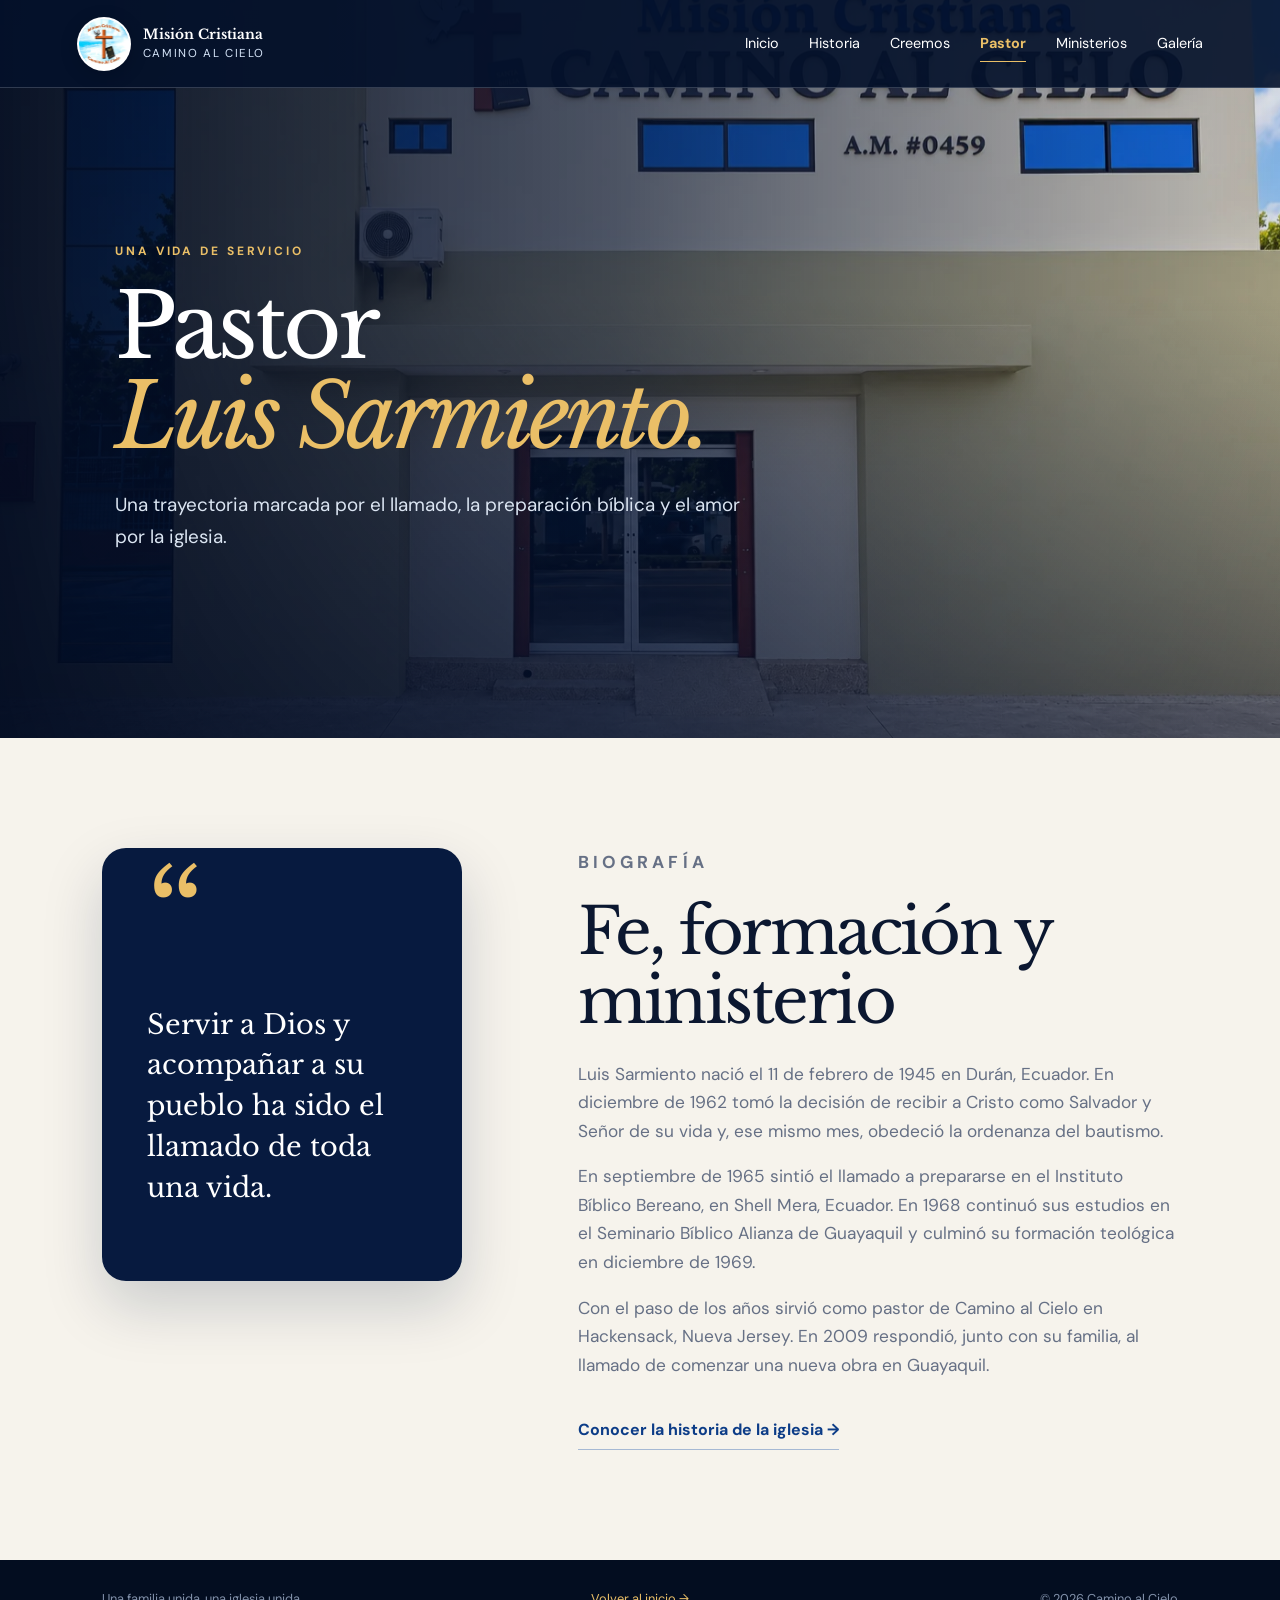
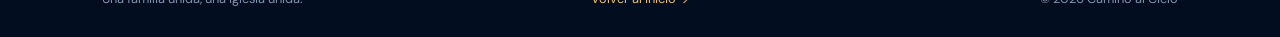
<file: pastor.html>
<!doctype html><html lang="es"><head><meta charset="utf-8"><meta name="viewport" content="width=device-width,initial-scale=1"><title>Nuestro pastor | Camino al Cielo</title><link rel="preconnect" href="https://fonts.googleapis.com"><link rel="preconnect" href="https://fonts.gstatic.com" crossorigin><link href="https://fonts.googleapis.com/css2?family=DM+Sans:wght@400;500;600;700&family=Libre+Baskerville:wght@400;700&display=swap" rel="stylesheet"><link rel="stylesheet" href="styles.css"></head><body class="inner-page"><header class="site-header scrolled"><a class="brand" href="index.html"><img class="official-logo" src="logo-camino-al-cielo.webp" alt="Logo" width="500" height="400" decoding="async"><span><strong>Misión Cristiana</strong><small>Camino al Cielo</small></span></a><button class="menu-toggle" type="button" aria-expanded="false" aria-controls="main-nav"><span></span><span></span><span></span><span class="sr-only">Abrir menú</span></button><nav id="main-nav"><a href="index.html">Inicio</a><a href="historia.html">Historia</a><a href="creemos.html">Creemos</a><a class="active" href="pastor.html">Pastor</a><a href="ministerios.html">Ministerios</a><a href="galeria.html">Galería</a></nav></header><main><section class="page-hero pastor-hero"><img src="fachada-iglesia.webp" alt="Misión Cristiana Camino al Cielo" width="1536" height="1024" decoding="async"><div class="page-hero-shade"></div><div class="page-hero-content"><p class="eyebrow">Una vida de servicio</p><h1>Pastor<br><em>Luis Sarmiento.</em></h1><p>Una trayectoria marcada por el llamado, la preparación bíblica y el amor por la iglesia.</p></div></section><section class="pastor-story section"><div class="pastor-quote"><span>“</span><p>Servir a Dios y acompañar a su pueblo ha sido el llamado de toda una vida.</p></div><div class="pastor-copy"><p class="section-kicker">Biografía</p><h2>Fe, formación y ministerio</h2><p>Luis Sarmiento nació el 11 de febrero de 1945 en Durán, Ecuador. En diciembre de 1962 tomó la decisión de recibir a Cristo como Salvador y Señor de su vida y, ese mismo mes, obedeció la ordenanza del bautismo.</p><p>En septiembre de 1965 sintió el llamado a prepararse en el Instituto Bíblico Bereano, en Shell Mera, Ecuador. En 1968 continuó sus estudios en el Seminario Bíblico Alianza de Guayaquil y culminó su formación teológica en diciembre de 1969.</p><p>Con el paso de los años sirvió como pastor de Camino al Cielo en Hackensack, Nueva Jersey. En 2009 respondió, junto con su familia, al llamado de comenzar una nueva obra en Guayaquil.</p><a class="text-link" href="historia.html">Conocer la historia de la iglesia →</a></div></section></main><footer class="simple-footer"><p>Una familia unida, una iglesia unida.</p><a href="index.html">Volver al inicio →</a><p>© <span id="year"></span> Camino al Cielo</p></footer><script src="script.js"></script></body></html>
</file>
<file: styles.css>
:root{--navy:#071a3f;--blue:#0c3c87;--sky:#d9ecfa;--gold:#eabf67;--cream:#f7f4ed;--white:#fff;--ink:#0b1730;--muted:#667085;--serif:"Libre Baskerville",Georgia,serif;--sans:"DM Sans",Arial,sans-serif}*{box-sizing:border-box}html{scroll-behavior:smooth}body{margin:0;color:var(--ink);background:var(--cream);font-family:var(--sans);font-size:16px;line-height:1.65}a{color:inherit;text-decoration:none}img{display:block;max-width:100%}.sr-only{position:absolute;width:1px;height:1px;overflow:hidden;clip:rect(0,0,0,0)}.site-header{height:88px;padding:0 clamp(24px,6vw,96px);display:flex;align-items:center;justify-content:space-between;position:absolute;z-index:10;width:100%;color:#fff;border-bottom:1px solid rgba(255,255,255,.18)}.brand{display:flex;align-items:center;gap:12px;line-height:1.15}.brand strong,.brand small{display:block}.brand strong{font-family:var(--serif);font-size:.85rem}.brand small{font-size:.72rem;letter-spacing:.14em;text-transform:uppercase;margin-top:4px;color:#d7e6fa}.brand-mark{display:grid;place-items:center;width:44px;height:44px;border:1px solid rgba(234,191,103,.65);border-radius:50%;position:relative}.brand-mark:before,.brand-mark:after{content:"";position:absolute;background:var(--gold);border-radius:2px}.brand-mark:before{width:4px;height:25px}.brand-mark:after{height:4px;width:17px;top:14px}.brand-mark span{width:34px;height:34px;border:1px solid rgba(255,255,255,.3);border-radius:50%}.site-header nav{display:flex;align-items:center;gap:30px;font-size:.9rem}.site-header nav>a:not(.nav-cta){position:relative}.site-header nav>a:not(.nav-cta):after{content:"";position:absolute;height:1px;background:var(--gold);left:0;right:100%;bottom:-7px;transition:.25s}.site-header nav>a:hover:after{right:0}.nav-cta{border:1px solid rgba(255,255,255,.55);padding:10px 18px;border-radius:30px}.menu-toggle{display:none;background:transparent;border:0;padding:8px}.menu-toggle>span:not(.sr-only){display:block;width:26px;height:2px;background:#fff;margin:5px}.hero{height:min(900px,100vh);min-height:700px;position:relative;color:#fff;display:flex;align-items:center;overflow:hidden}.hero>img{position:absolute;inset:0;width:100%;height:100%;object-fit:cover}.hero-shade{position:absolute;inset:0;background:linear-gradient(90deg,rgba(2,13,38,.96) 0%,rgba(3,19,52,.8) 36%,rgba(3,18,48,.15) 72%),linear-gradient(0deg,rgba(3,15,38,.35),transparent 50%)}.hero-content{position:relative;width:min(720px,80%);margin-left:clamp(24px,9vw,150px);padding-top:64px}.eyebrow,.section-kicker{text-transform:uppercase;letter-spacing:.24em;font-weight:700;font-size:.75rem;color:var(--gold);margin:0 0 20px}.hero h1{font-family:var(--serif);font-size:clamp(3.5rem,7vw,7rem);line-height:1.02;letter-spacing:-.045em;margin:0 0 28px;font-weight:400}.hero h1 em{font-weight:400;color:var(--gold)}.hero-copy{font-size:clamp(1.05rem,1.5vw,1.25rem);max-width:640px;color:#e3ebf6;margin:0 0 38px}.hero-actions{display:flex;gap:14px;flex-wrap:wrap}.button{display:inline-flex;align-items:center;justify-content:center;gap:10px;min-height:52px;padding:0 25px;border-radius:4px;font-weight:700;font-size:.9rem;transition:transform .2s,background .2s}.button:hover{transform:translateY(-2px)}.button.primary{background:var(--gold);color:#14203b}.button.ghost{border:1px solid rgba(255,255,255,.55);color:#fff}.button.ghost:hover{background:rgba(255,255,255,.1)}.scroll-cue{position:absolute;bottom:30px;left:50%;width:25px;height:40px;border:1px solid rgba(255,255,255,.45);border-radius:20px}.scroll-cue span{display:block;width:3px;height:7px;background:#fff;border-radius:2px;margin:8px auto;animation:scroll 2s infinite}@keyframes scroll{0%{transform:translateY(0);opacity:1}70%{transform:translateY(14px);opacity:0}100%{transform:translateY(0);opacity:0}}.section{padding:110px clamp(24px,8vw,130px)}.welcome{background:var(--cream)}.welcome-grid{display:grid;grid-template-columns:1.05fr .95fr;gap:8vw;align-items:start}.welcome h2,.section-heading h2,.location h2{font-family:var(--serif);font-size:clamp(2.5rem,4.5vw,5rem);line-height:1.12;letter-spacing:-.04em;margin:0;font-weight:400}.welcome h2 span{color:var(--blue)}.lead{font-size:1.25rem;color:#23314e;margin-top:0}.welcome-grid p:not(.lead){color:var(--muted)}.text-link{display:inline-block;color:var(--blue);font-weight:700;margin-top:20px;border-bottom:1px solid #a6b9d4;padding-bottom:6px}.schedule{background:var(--navy);color:#fff;position:relative;overflow:hidden}.schedule:before{content:"";position:absolute;width:500px;height:500px;border:1px solid rgba(234,191,103,.12);border-radius:50%;right:-180px;top:-180px;box-shadow:0 0 0 80px rgba(234,191,103,.025),0 0 0 160px rgba(234,191,103,.02)}.section-heading{display:flex;justify-content:space-between;gap:50px;align-items:end;margin-bottom:60px;position:relative}.section-heading>p{max-width:460px;color:var(--muted);margin:0}.section-heading.light>p{color:#b7c4d9}.section-heading h2{font-size:clamp(2.4rem,4vw,4.5rem)}.schedule-grid{display:grid;grid-template-columns:repeat(3,1fr);gap:16px;position:relative}.schedule article{background:#0c2859;border:1px solid rgba(255,255,255,.1);padding:28px;min-height:220px;transition:transform .25s,border-color .25s}.schedule article:hover{transform:translateY(-4px);border-color:rgba(234,191,103,.6)}.schedule article.featured{background:var(--gold);color:#14203b}.schedule h3{font-family:var(--serif);font-size:1.55rem;margin:0 0 26px;padding-bottom:15px;border-bottom:1px solid rgba(255,255,255,.15)}.schedule .featured h3{border-color:rgba(20,32,59,.2)}.event{margin:16px 0}.event span{font-size:.74rem;letter-spacing:.12em;font-weight:700;color:var(--gold)}.featured .event span{color:#5c4215}.event p{margin:1px 0;font-size:1rem}.ministries{background:#f9f7f1}.ministry-list{display:grid;grid-template-columns:repeat(5,1fr);border-top:1px solid #d7d2c7;border-bottom:1px solid #d7d2c7}.ministry-list article{padding:28px 22px 34px;border-right:1px solid #d7d2c7;min-height:310px;position:relative}.ministry-list article:last-child{border:0}.ministry-list article>span{font-size:.7rem;color:#8d8a83}.ministry-icon{font-size:2rem;color:var(--blue);margin:45px 0 30px}.ministry-list h3{font-family:var(--serif);font-size:1.4rem;margin:0 0 10px}.ministry-list p{font-size:.9rem;color:var(--muted);line-height:1.55}.location{background:var(--sky)}.location-card{display:grid;grid-template-columns:.9fr 1.1fr;background:#fff;min-height:530px;box-shadow:0 25px 70px rgba(7,26,63,.12)}.location-copy{padding:70px}.location h2{font-size:clamp(2.5rem,4vw,4.4rem)}.address{display:flex;gap:16px;margin:40px 0 32px}.address>span{font-size:1.6rem;color:var(--blue)}.address p{margin:0;color:var(--muted)}.location .button{color:#14203b}.map-panel{position:relative;overflow:hidden;background:#d4e4ef;background-image:linear-gradient(28deg,transparent 48%,rgba(255,255,255,.75) 49%,rgba(255,255,255,.75) 52%,transparent 53%),linear-gradient(102deg,transparent 43%,rgba(255,255,255,.75) 44%,rgba(255,255,255,.75) 47%,transparent 48%),linear-gradient(168deg,transparent 50%,rgba(255,255,255,.65) 51%,rgba(255,255,255,.65) 54%,transparent 55%);background-size:180px 160px,230px 210px,280px 220px}.map-panel:after{content:"";position:absolute;inset:0;background:radial-gradient(circle at 55% 48%,transparent 0 90px,rgba(7,26,63,.05) 91px)}.pin{position:absolute;z-index:2;left:52%;top:42%;transform:translate(-50%,-50%);width:76px;height:76px;border-radius:50% 50% 50% 0;background:var(--navy);rotate:-45deg;display:grid;place-items:center;box-shadow:0 12px 25px rgba(7,26,63,.28)}.pin .brand-mark{rotate:45deg}.brand-mark.small{width:46px;height:46px}.map-label{position:absolute;z-index:2;left:52%;top:60%;transform:translateX(-50%);background:#fff;padding:7px 14px;border-radius:3px;font-weight:700;font-size:.8rem;box-shadow:0 7px 20px rgba(7,26,63,.15)}footer{background:#04112b;color:#fff;padding:80px clamp(24px,8vw,130px) 25px}.footer-main{display:grid;grid-template-columns:1.7fr 1fr 1.4fr .8fr;gap:50px;padding-bottom:65px}.footer-brand{display:flex;gap:16px;align-items:flex-start}.footer-brand h2{font-family:var(--serif);font-weight:400;line-height:1.25;margin:4px 0;font-size:1.4rem}.footer-brand em{color:var(--gold);font-style:normal}.footer-main h3{text-transform:uppercase;color:var(--gold);font-size:.72rem;letter-spacing:.17em;margin:0 0 19px}.footer-main p,.footer-main a{display:block;color:#b7c4d9;font-size:.9rem;margin:0 0 9px}.footer-main a:hover{color:#fff}.footer-bottom{border-top:1px solid rgba(255,255,255,.12);padding-top:22px;display:flex;justify-content:space-between;color:#8391a8;font-size:.75rem}.footer-bottom p{margin:0}@media(max-width:1000px){.site-header nav{gap:15px}.welcome-grid{grid-template-columns:1fr;gap:35px}.schedule-grid{grid-template-columns:repeat(2,1fr)}.ministry-list{grid-template-columns:repeat(2,1fr)}.ministry-list article{border-bottom:1px solid #d7d2c7}.location-card{grid-template-columns:1fr}.map-panel{min-height:380px}.footer-main{grid-template-columns:repeat(2,1fr)}}@media(max-width:760px){.site-header{height:74px;padding:0 20px}.menu-toggle{display:block;position:relative;z-index:3}.site-header nav{display:none;position:absolute;inset:0 0 auto;background:var(--navy);padding:100px 24px 30px;flex-direction:column;align-items:stretch;gap:5px;box-shadow:0 15px 30px rgba(0,0,0,.25)}.site-header nav.open{display:flex}.site-header nav a{padding:10px}.nav-cta{text-align:center;margin-top:10px}.hero{min-height:720px}.hero-content{margin:0;padding:70px 22px 0;width:100%}.hero h1{font-size:clamp(3rem,15vw,4.8rem)}.hero-shade{background:linear-gradient(90deg,rgba(2,13,38,.92),rgba(3,19,52,.3)),linear-gradient(0deg,rgba(3,15,38,.45),transparent)}.section{padding:80px 22px}.section-heading{display:block;margin-bottom:40px}.section-heading>p{margin-top:20px}.schedule-grid{grid-template-columns:1fr}.schedule article{min-height:auto}.ministry-list{grid-template-columns:1fr}.ministry-list article{min-height:auto;border-right:0}.ministry-icon{margin:25px 0 18px}.location{padding-left:15px;padding-right:15px}.location-copy{padding:45px 28px}.footer-main{grid-template-columns:1fr}.footer-bottom{display:block}.footer-bottom p+ p{margin-top:8px}}@media(prefers-reduced-motion:reduce){html{scroll-behavior:auto}.scroll-cue span{animation:none}.button,.schedule article{transition:none}}
/* Fotografía real de la iglesia */
.hero-light{position:absolute;width:42vw;height:42vw;min-width:420px;min-height:420px;right:-12vw;top:-12vw;border-radius:50%;background:radial-gradient(circle,rgba(255,222,151,.24),rgba(255,222,151,0) 68%);animation:breathe 7s ease-in-out infinite;pointer-events:none}.hero-content>*{opacity:0;transform:translateY(22px);animation:heroIn .8s cubic-bezier(.2,.7,.2,1) forwards}.hero-content .eyebrow{animation-delay:.15s}.hero-content h1{animation-delay:.3s}.hero-content .hero-copy{animation-delay:.46s}.hero-content .hero-actions{animation-delay:.62s}@keyframes heroIn{to{opacity:1;transform:none}}@keyframes breathe{50%{transform:scale(1.12);opacity:.7}}.reveal{opacity:0;transform:translateY(34px);transition:opacity .75s ease,transform .75s cubic-bezier(.2,.7,.2,1)}.reveal.visible{opacity:1;transform:none}.schedule-grid article,.ministry-list article{position:relative;overflow:hidden}.schedule-grid article:after,.ministry-list article:after{content:"";position:absolute;inset:0;background:linear-gradient(120deg,transparent 20%,rgba(255,255,255,.13),transparent 80%);transform:translateX(-120%);transition:transform .7s ease;pointer-events:none}.schedule-grid article:hover:after,.ministry-list article:hover:after{transform:translateX(120%)}.ministry-list article{transition:background .3s ease,transform .3s ease}.ministry-list article:hover{background:#fff;transform:translateY(-7px)}.text-link span,.button span{display:inline-block;transition:transform .25s ease}.text-link:hover span,.button:hover span{transform:translateX(4px)}
.official-logo{width:54px;height:54px;border-radius:50%;object-fit:cover;object-position:center;background:#fff;border:2px solid rgba(255,255,255,.8);box-shadow:0 4px 18px rgba(0,0,0,.18)}.footer-logo{width:72px;height:72px;border-color:rgba(234,191,103,.65)}
.church-photo{position:relative;overflow:hidden;display:block;min-height:530px;background:#bac9d8}.church-photo img{width:100%;height:100%;position:absolute;inset:0;object-fit:cover;object-position:center;transition:transform .5s ease}.church-photo:after{content:"";position:absolute;inset:50% 0 0;background:linear-gradient(transparent,rgba(4,17,43,.72))}.church-photo:hover img{transform:scale(1.025)}.photo-caption{position:absolute;z-index:2;left:32px;right:32px;bottom:28px;color:#fff;display:flex;justify-content:space-between;align-items:end;gap:20px}.photo-caption strong{font-family:var(--serif);font-size:1.3rem;font-weight:400}.photo-caption small{font-size:.8rem}@media(max-width:1000px){.church-photo{min-height:430px}}@media(max-width:760px){.church-photo{min-height:330px}.photo-caption{left:20px;right:20px;bottom:18px;display:block}.photo-caption small{display:block;margin-top:4px}}@media(prefers-reduced-motion:reduce){.church-photo img{transition:none}}
@media(prefers-reduced-motion:reduce){.hero-light,.hero-content>*{animation:none;opacity:1;transform:none}.reveal{opacity:1;transform:none;transition:none}.schedule-grid article:after,.ministry-list article:after{display:none}}

/* Rediseño visual 2.0 */
.site-header{position:fixed;top:0;transition:background .35s ease,box-shadow .35s ease,height .35s ease,backdrop-filter .35s ease}.site-header.scrolled{height:72px;background:rgba(4,17,43,.88);backdrop-filter:blur(18px);box-shadow:0 10px 30px rgba(0,0,0,.16);border-bottom-color:rgba(255,255,255,.1)}.site-header .official-logo{transition:width .35s ease,height .35s ease}.site-header.scrolled .official-logo{width:46px;height:46px}.nav-cta{background:rgba(255,255,255,.08);backdrop-filter:blur(8px)}
.hero{min-height:760px}.hero:after{content:"";position:absolute;left:0;right:0;bottom:-1px;height:70px;background:var(--cream);clip-path:polygon(0 78%,22% 95%,48% 72%,72% 92%,100% 66%,100% 100%,0 100%);z-index:2}.hero-content{z-index:3}.hero-copy{border-left:2px solid var(--gold);padding-left:20px}.scroll-cue{z-index:4;bottom:58px}
.welcome{padding-top:95px}.welcome-grid,.section-heading,.schedule-grid,.ministry-list,.location-card{max-width:1280px;margin-left:auto;margin-right:auto}.welcome-grid{padding:54px;border:1px solid rgba(12,60,135,.1);background:rgba(255,255,255,.54);box-shadow:0 24px 70px rgba(7,26,63,.07);border-radius:24px;position:relative;overflow:hidden}.welcome-grid:after{content:"“";position:absolute;right:25px;top:-55px;font-family:var(--serif);font-size:15rem;color:rgba(12,60,135,.045);line-height:1}.welcome h2{position:relative;z-index:1}.welcome h2:before{content:"";display:block;width:72px;height:4px;background:var(--gold);margin-bottom:28px;border-radius:4px}
.schedule{background:radial-gradient(circle at 85% 8%,rgba(31,86,157,.38),transparent 28%),linear-gradient(145deg,#061735,#092653)}.schedule-grid{gap:20px}.schedule article{border:1px solid rgba(255,255,255,.13);border-radius:18px;background:linear-gradient(145deg,rgba(20,61,121,.82),rgba(9,37,82,.9));box-shadow:0 18px 35px rgba(0,0,0,.15);min-height:230px}.schedule article.featured{background:linear-gradient(145deg,#f1ca79,#dda947);box-shadow:0 20px 45px rgba(234,191,103,.2)}.schedule h3{display:flex;align-items:center;justify-content:space-between}.schedule h3:after{font-family:var(--sans);font-size:.7rem;letter-spacing:.12em;opacity:.48}.schedule article:nth-child(1) h3:after{content:"LUN"}.schedule article:nth-child(2) h3:after{content:"MIÉ"}.schedule article:nth-child(3) h3:after{content:"JUE"}.schedule article:nth-child(4) h3:after{content:"VIE"}.schedule article:nth-child(5) h3:after{content:"SÁB"}.schedule article:nth-child(6) h3:after{content:"DOM"}.event{padding-left:14px;border-left:2px solid rgba(234,191,103,.45)}.featured .event{border-left-color:rgba(20,32,59,.28)}
.ministries{background:linear-gradient(180deg,#faf8f3,#f3f6fa)}.ministry-list{border:0;gap:16px}.ministry-list article{border:1px solid rgba(12,60,135,.1)!important;border-radius:18px;background:#fff;box-shadow:0 14px 35px rgba(7,26,63,.06);min-height:330px;padding:26px}.ministry-list article:nth-child(2),.ministry-list article:nth-child(4){transform:translateY(22px)}.ministry-list article:nth-child(2):hover,.ministry-list article:nth-child(4):hover{transform:translateY(15px)}.ministry-icon{width:54px;height:54px;display:grid;place-items:center;border-radius:16px;background:linear-gradient(145deg,var(--blue),#155caf);color:#fff;box-shadow:0 10px 22px rgba(12,60,135,.22);margin:42px 0 26px}.ministry-list h3{font-size:1.55rem}.ministry-list article>span{display:inline-flex;border:1px solid #d8dfeb;border-radius:20px;padding:3px 10px}
.location{background:linear-gradient(145deg,#dceefa,#c7e1f3);position:relative}.location:before{content:"";position:absolute;width:260px;height:260px;border-radius:50%;background:rgba(255,255,255,.3);left:-90px;top:55px}.location-card{border-radius:26px;overflow:hidden;box-shadow:0 30px 80px rgba(7,26,63,.18);position:relative}.location-copy{display:flex;flex-direction:column;justify-content:center}.church-photo:after{inset:35% 0 0}.photo-caption{padding-top:28px;border-top:1px solid rgba(255,255,255,.35)}
footer{background:linear-gradient(145deg,#030d20,#061a3b)}.footer-main{max-width:1280px;margin:auto}.footer-bottom{max-width:1280px;margin:auto}.footer-logo{box-shadow:0 0 0 6px rgba(234,191,103,.08)}
@media(max-width:1000px){.ministry-list article:nth-child(2),.ministry-list article:nth-child(4){transform:none}.ministry-list article:nth-child(2):hover,.ministry-list article:nth-child(4):hover{transform:translateY(-7px)}}
@media(max-width:760px){.site-header.scrolled{height:66px}.hero{min-height:760px}.hero:after{height:38px}.hero-copy{padding-left:15px}.welcome-grid{padding:30px 24px;border-radius:18px}.schedule-grid{gap:14px}.schedule article{border-radius:15px}.ministry-list{gap:14px}.ministry-list article{border-radius:15px}.location-card{border-radius:18px}.section{padding-top:78px;padding-bottom:78px}}

/* Nuestra identidad y transmisión en vivo */
.button.live{color:#fff;background:rgba(164,22,35,.82);border:1px solid rgba(255,255,255,.28);backdrop-filter:blur(10px)}.button.live:hover{background:#b51f30}.live-dot{width:9px;height:9px;border-radius:50%;background:#fff;box-shadow:0 0 0 0 rgba(255,255,255,.65);animation:livePulse 1.8s infinite}@keyframes livePulse{70%{box-shadow:0 0 0 9px rgba(255,255,255,0)}}
.identity{background:#fff;position:relative;overflow:hidden}.identity:before{content:"";position:absolute;width:460px;height:460px;border-radius:50%;background:radial-gradient(circle,rgba(217,236,250,.75),rgba(217,236,250,0) 70%);right:-120px;top:-130px}.identity-grid{max-width:1280px;margin:0 auto;display:grid;grid-template-columns:repeat(3,1fr);gap:20px;position:relative}.identity-card{min-height:430px;padding:34px;border:1px solid rgba(12,60,135,.11);border-radius:22px;background:linear-gradient(160deg,#fff,#f7f9fc);box-shadow:0 18px 48px rgba(7,26,63,.07);display:flex;flex-direction:column;transition:transform .3s ease,box-shadow .3s ease}.identity-card:hover{transform:translateY(-7px);box-shadow:0 25px 60px rgba(7,26,63,.12)}.identity-card:nth-child(2){background:linear-gradient(155deg,#0b2d64,#071a3f);color:#fff}.card-number{font-size:.72rem;letter-spacing:.18em;color:#8b96a9}.identity-card:nth-child(2) .card-number{color:#9eb1cf}.card-label{text-transform:uppercase;letter-spacing:.17em;font-weight:700;font-size:.72rem;color:var(--blue);margin:78px 0 14px}.identity-card:nth-child(2) .card-label{color:var(--gold)}.identity-card h3{font-family:var(--serif);font-size:1.75rem;line-height:1.25;margin:0 0 18px;font-weight:400}.identity-card>p:last-child{color:var(--muted);margin:auto 0 0}.identity-card:nth-child(2)>p:last-child{color:#c3cee0}.ministry-list .ministry-name{margin:-8px 0 7px;color:var(--blue);font-size:.7rem;font-weight:700;letter-spacing:.1em;text-transform:uppercase}
@media(max-width:1000px){.identity-grid{grid-template-columns:1fr}.identity-card{min-height:300px}.card-label{margin-top:38px}}
@media(max-width:760px){.site-header nav{max-height:100vh;overflow:auto}.hero{min-height:820px}.hero-actions{gap:10px}.button.live{width:100%}.identity-grid{gap:14px}.identity-card{min-height:320px;padding:26px;border-radius:16px}}
@media(prefers-reduced-motion:reduce){.live-dot{animation:none}}

/* Historia completa y galería de la congregación */
.history-feature{max-width:1280px;margin:28px auto 0;display:grid;grid-template-columns:.85fr 1.15fr;border-radius:24px;overflow:hidden;background:var(--cream);box-shadow:0 24px 65px rgba(7,26,63,.1)}.history-photo{position:relative;min-height:680px;background:#15294b}.history-photo img{position:absolute;inset:0;width:100%;height:100%;object-fit:cover}.history-photo:after{content:"";position:absolute;inset:45% 0 0;background:linear-gradient(transparent,rgba(3,15,38,.8))}.history-photo span{position:absolute;z-index:2;left:30px;bottom:28px;color:#fff;text-transform:uppercase;letter-spacing:.16em;font-size:.72rem;font-weight:700}.history-content{padding:64px}.history-content h3{font-family:var(--serif);font-size:clamp(2.3rem,4vw,4rem);line-height:1.1;font-weight:400;margin:0 0 44px}.timeline-item{display:grid;grid-template-columns:44px 1fr;gap:18px;padding:27px 0;border-top:1px solid #d7dce5}.timeline-item>span{width:38px;height:38px;display:grid;place-items:center;border-radius:50%;background:var(--navy);color:var(--gold);font-size:.7rem}.timeline-item strong{display:block;font-family:var(--serif);font-size:1.3rem;margin:3px 0 8px}.timeline-item p{color:var(--muted);margin:0 0 10px}.gallery{background:linear-gradient(145deg,#061735,#092653);color:#fff}.gallery-grid{max-width:1280px;margin:0 auto;display:grid;grid-template-columns:repeat(4,1fr);grid-auto-rows:410px;gap:16px}.gallery-grid figure{margin:0;position:relative;overflow:hidden;border-radius:18px;background:#173664}.gallery-grid .gallery-wide{grid-column:span 2}.gallery-grid img{width:100%;height:100%;object-fit:cover;transition:transform .65s ease}.gallery-grid figure:after{content:"";position:absolute;inset:35% 0 0;background:linear-gradient(transparent,rgba(2,13,38,.88))}.gallery-grid figure:hover img{transform:scale(1.045)}.gallery-grid figcaption{position:absolute;z-index:2;left:25px;right:25px;bottom:22px}.gallery-grid figcaption strong,.gallery-grid figcaption span{display:block}.gallery-grid figcaption strong{font-family:var(--serif);font-size:1.35rem}.gallery-grid figcaption span{color:#c7d3e5;font-size:.85rem;margin-top:4px}
@media(max-width:1000px){.site-header nav{gap:12px;font-size:.82rem}.history-feature{grid-template-columns:1fr}.history-photo{min-height:440px}.gallery-grid{grid-template-columns:repeat(2,1fr)}.gallery-grid .gallery-wide{grid-column:span 1}}
@media(max-width:760px){.history-feature{border-radius:18px}.history-photo{min-height:320px}.history-content{padding:36px 24px}.timeline-item{grid-template-columns:36px 1fr;gap:12px}.timeline-item>span{width:34px;height:34px}.gallery-grid{grid-template-columns:1fr;grid-auto-rows:320px}.gallery-grid .gallery-wide{grid-column:auto}}

/* Sitio multipágina */
.section-action{max-width:1280px;margin:48px auto 0;text-align:center}.button.dark{background:var(--navy);color:#fff}.identity-card .card-link{display:block;margin-top:18px;color:var(--blue);font-size:.82rem;font-weight:700}.identity-card:nth-child(2) .card-link{color:var(--gold)}.inner-page{background:#f6f3ec}.inner-page .site-header{background:rgba(4,17,43,.9)}.inner-page .site-header nav a.active{color:var(--gold)}.page-hero{height:82vh;min-height:650px;position:relative;display:flex;align-items:center;color:#fff;overflow:hidden}.page-hero>img{position:absolute;inset:0;width:100%;height:100%;object-fit:cover;transform:scale(1.02)}.page-hero-shade{position:absolute;inset:0;background:linear-gradient(90deg,rgba(2,12,34,.96),rgba(4,18,48,.68) 48%,rgba(4,18,48,.12)),linear-gradient(0deg,rgba(2,11,30,.55),transparent 60%)}.page-hero-content{position:relative;z-index:2;width:min(800px,82%);margin-left:clamp(24px,9vw,150px);padding-top:75px}.page-hero h1,.gallery-intro h1{font-family:var(--serif);font-size:clamp(3.5rem,7vw,7.2rem);line-height:1;letter-spacing:-.05em;font-weight:400;margin:0 0 28px}.page-hero h1 em,.gallery-intro h1 em{color:var(--gold);font-weight:400}.page-hero-content>p:last-of-type{font-size:1.18rem;max-width:650px;color:#dbe5f2}.story-intro{display:grid;grid-template-columns:.35fr 1.65fr;gap:50px;max-width:1280px;margin:auto}.story-intro h2,.pastor-copy h2{font-family:var(--serif);font-size:clamp(2.8rem,5vw,5rem);line-height:1.08;font-weight:400;letter-spacing:-.04em;margin:0 0 25px}.story-intro .lead{max-width:800px}.vertical-timeline{background:radial-gradient(circle at 78% 12%,rgba(26,78,147,.42),transparent 28%),#061735;color:#fff}.timeline-tree{max-width:1000px;margin:20px auto 0;position:relative}.timeline-tree:before{content:"";position:absolute;left:49px;top:20px;bottom:20px;width:2px;background:linear-gradient(var(--gold),rgba(234,191,103,.18),var(--gold))}.timeline-tree article{display:grid;grid-template-columns:100px 1fr;position:relative;padding:0 0 34px}.time-node{z-index:2;width:62px;height:62px;margin-left:19px;border-radius:50%;display:grid;place-items:center;background:#0e3b78;border:1px solid rgba(255,255,255,.28);color:#fff;font-weight:700;box-shadow:0 0 0 10px #061735}.time-node.gold{background:var(--gold);color:var(--navy)}.time-card{padding:28px 34px;border:1px solid rgba(255,255,255,.12);border-radius:18px;background:rgba(18,55,108,.55);box-shadow:0 16px 35px rgba(0,0,0,.15)}.time-card.featured{border-color:rgba(234,191,103,.6);background:linear-gradient(145deg,rgba(33,73,130,.85),rgba(13,45,92,.9))}.time-card>span{color:var(--gold);font-size:.72rem;text-transform:uppercase;letter-spacing:.15em}.time-card h3{font-family:var(--serif);font-size:1.7rem;font-weight:400;margin:8px 0}.time-card p{color:#c5d0e1;margin:0}.page-cta{text-align:center;background:linear-gradient(145deg,#0a2c62,#071a3f);color:#fff}.page-cta h2{font-family:var(--serif);font-size:clamp(3rem,6vw,6rem);font-weight:400;margin:0 0 35px}.page-cta .button{margin:6px}.beliefs-page{background:#f7f4ed}.belief-grid{max-width:1280px;margin:auto;display:grid;grid-template-columns:repeat(3,1fr);gap:18px}.belief-grid article{min-height:310px;padding:34px;border-radius:20px;background:#fff;border:1px solid rgba(12,60,135,.1);box-shadow:0 16px 42px rgba(7,26,63,.06)}.belief-grid article:nth-child(2),.belief-grid article:nth-child(5){background:var(--navy);color:#fff}.belief-grid span{color:var(--gold);font-size:.72rem;letter-spacing:.15em}.belief-grid h3{font-family:var(--serif);font-size:1.8rem;font-weight:400;margin:55px 0 15px}.belief-grid p{color:var(--muted)}.belief-grid article:nth-child(2) p,.belief-grid article:nth-child(5) p{color:#c1cee0}.pastor-story{max-width:1280px;margin:auto;display:grid;grid-template-columns:.75fr 1.25fr;gap:9vw;align-items:start}.pastor-quote{position:sticky;top:120px;padding:45px;border-radius:24px;background:var(--navy);color:#fff;box-shadow:0 25px 60px rgba(7,26,63,.18)}.pastor-quote span{font-family:var(--serif);font-size:8rem;line-height:.5;color:var(--gold)}.pastor-quote p{font-family:var(--serif);font-size:1.7rem;line-height:1.5}.pastor-copy>p{color:var(--muted);font-size:1.08rem}.ministry-pages{max-width:1280px;margin:auto}.ministry-detail{display:grid;grid-template-columns:1fr 1fr;min-height:470px;margin-bottom:28px;border-radius:24px;overflow:hidden;background:#fff;box-shadow:0 20px 55px rgba(7,26,63,.08)}.ministry-detail.reverse img{order:2}.ministry-detail img{width:100%;height:100%;object-fit:cover}.ministry-detail>div:not(.ministry-symbol){padding:60px;display:flex;flex-direction:column;justify-content:center}.ministry-detail span{color:var(--blue);text-transform:uppercase;font-size:.72rem;font-weight:700;letter-spacing:.14em}.ministry-detail h2{font-family:var(--serif);font-size:clamp(2.3rem,4vw,4rem);font-weight:400;line-height:1.08;margin:15px 0 5px}.ministry-detail h3{color:var(--muted);font-size:.9rem;text-transform:uppercase;letter-spacing:.12em}.ministry-detail p{color:var(--muted);font-size:1.05rem}.ministry-detail.no-photo{grid-template-columns:1fr 1fr;background:linear-gradient(145deg,#0b2d64,#071a3f);color:#fff}.ministry-symbol{display:grid;place-items:center;font-size:9rem;color:var(--gold);background:radial-gradient(circle,rgba(234,191,103,.12),transparent 60%)}.ministry-detail.no-photo p,.ministry-detail.no-photo h3{color:#c6d2e3}.gallery-page{background:#061735;color:#fff}.gallery-intro{padding-top:180px;max-width:1280px;margin:auto}.gallery-intro>p:last-child{color:#c1cee0;font-size:1.2rem}.photo-wall{padding-top:20px;display:grid;grid-template-columns:repeat(3,1fr);grid-auto-rows:360px;gap:18px;max-width:1450px;margin:auto}.photo-wall figure{margin:0;position:relative;overflow:hidden;border-radius:20px}.photo-wall figure.tall{grid-row:span 2}.photo-wall figure.wide{grid-column:span 2}.photo-wall img{width:100%;height:100%;object-fit:cover;transition:transform .6s ease}.photo-wall figure:hover img{transform:scale(1.045)}.photo-wall figcaption{position:absolute;left:20px;bottom:18px;padding:8px 14px;border-radius:20px;background:rgba(4,17,43,.75);backdrop-filter:blur(8px);font-weight:700}.simple-footer{display:grid;grid-template-columns:1fr auto 1fr;gap:30px;align-items:center;background:#030d20;color:#8291aa;padding:28px clamp(24px,8vw,130px);font-size:.8rem}.simple-footer p{margin:0}.simple-footer p:last-child{text-align:right}.simple-footer a{color:var(--gold)}
@media(max-width:1000px){.page-hero{min-height:620px}.story-intro{grid-template-columns:1fr}.belief-grid{grid-template-columns:repeat(2,1fr)}.pastor-story{grid-template-columns:1fr}.pastor-quote{position:static}.ministry-detail,.ministry-detail.no-photo{grid-template-columns:1fr}.ministry-detail.reverse img{order:0}.ministry-detail img{max-height:450px}.photo-wall{grid-template-columns:repeat(2,1fr)}.photo-wall figure.tall{grid-row:span 1}.photo-wall figure.wide{grid-column:span 1}}
@media(max-width:760px){.page-hero{height:82vh;min-height:620px}.page-hero-content{margin:0;padding:90px 22px 0;width:100%}.page-hero h1,.gallery-intro h1{font-size:clamp(3rem,15vw,4.8rem)}.story-intro{padding-top:70px}.timeline-tree:before{left:25px}.timeline-tree article{grid-template-columns:58px 1fr}.time-node{width:44px;height:44px;margin-left:3px;box-shadow:0 0 0 7px #061735}.time-card{padding:24px 20px}.belief-grid{grid-template-columns:1fr}.belief-grid article{min-height:260px}.pastor-quote{padding:35px 28px}.ministry-detail>div:not(.ministry-symbol){padding:36px 25px}.ministry-detail img{height:300px}.ministry-symbol{min-height:280px}.gallery-intro{padding-top:140px}.photo-wall{grid-template-columns:1fr;grid-auto-rows:300px}.simple-footer{grid-template-columns:1fr;text-align:center}.simple-footer p:last-child{text-align:center}}

/* Navegación clara y accesible */
.site-header nav>a.active:not(.nav-cta):after{right:0}.site-header a:focus-visible,.button:focus-visible,.text-link:focus-visible{outline:3px solid var(--gold);outline-offset:4px;border-radius:4px}.identity-card:focus-visible{outline:3px solid var(--blue);outline-offset:5px}.inner-page .site-header nav a.active{font-weight:700}.inner-page main{min-height:70vh}

/* Galería por colecciones */
.collection-grid{padding-top:25px;display:grid;grid-template-columns:repeat(3,1fr);grid-auto-rows:430px;gap:18px;max-width:1450px;margin:auto}.collection-card{position:relative;overflow:hidden;border-radius:22px;background:#0c2859;color:#fff}.collection-card.large{grid-column:span 2}.collection-card img{width:100%;height:100%;object-fit:cover;transition:transform .65s ease}.collection-card:after{content:"";position:absolute;inset:30% 0 0;background:linear-gradient(transparent,rgba(2,13,38,.94))}.collection-card:hover img{transform:scale(1.05)}.collection-card>span{position:absolute;z-index:2;left:28px;right:28px;bottom:25px}.collection-card small,.collection-card strong,.collection-card em{display:block}.collection-card small{text-transform:uppercase;letter-spacing:.15em;color:var(--gold);font-size:.68rem}.collection-card strong{font-family:var(--serif);font-weight:400;font-size:1.65rem;margin:4px 0}.collection-card em{font-style:normal;color:#d4dfed;font-size:.82rem}.photos-page{background:#f6f3ec;color:var(--ink)}.photos-hero{padding-top:170px;max-width:1280px;margin:auto}.photos-hero h1{font-family:var(--serif);font-size:clamp(3.5rem,7vw,7rem);line-height:1;letter-spacing:-.05em;font-weight:400;margin:22px 0}.photos-hero h1 em{color:var(--blue);font-weight:400}.photos-hero>p:last-child{max-width:700px;color:var(--muted);font-size:1.15rem}.back-link{display:inline-block;color:var(--blue);font-weight:700;margin-bottom:45px}.photo-categories{position:sticky;top:72px;z-index:5;display:flex;justify-content:center;gap:8px;padding:14px 20px;background:rgba(247,244,237,.92);backdrop-filter:blur(14px);border-block:1px solid #ddd8cd;overflow:auto}.photo-categories a{white-space:nowrap;padding:8px 15px;border-radius:20px;font-size:.82rem;font-weight:700}.photo-categories a:hover{background:var(--navy);color:#fff}.photo-collections{max-width:1450px;margin:auto;padding:30px clamp(20px,6vw,90px) 100px}.photo-collection{scroll-margin-top:140px;padding:75px 0;border-bottom:1px solid #d7d2c7}.collection-heading{display:flex;gap:25px;align-items:flex-start;margin-bottom:35px}.collection-heading>span{width:48px;height:48px;display:grid;place-items:center;border-radius:50%;background:var(--navy);color:var(--gold);font-size:.72rem;font-weight:700}.collection-heading .section-kicker{margin-bottom:7px}.collection-heading h2{font-family:var(--serif);font-size:clamp(2.5rem,5vw,4.7rem);line-height:1;font-weight:400;margin:0}.masonry-gallery{columns:3;column-gap:16px}.masonry-gallery img{width:100%;margin:0 0 16px;border-radius:16px;break-inside:avoid;background:#d7dce5;transition:transform .3s ease,box-shadow .3s ease}.masonry-gallery img:hover{transform:translateY(-4px);box-shadow:0 16px 35px rgba(7,26,63,.18)}
@media(max-width:1000px){.collection-grid{grid-template-columns:repeat(2,1fr)}.collection-card.large{grid-column:span 1}.masonry-gallery{columns:2}}
@media(max-width:760px){.collection-grid{grid-template-columns:1fr;grid-auto-rows:340px;padding-left:18px;padding-right:18px}.collection-card.large{grid-column:auto}.photos-hero{padding-top:130px}.photo-categories{justify-content:flex-start;top:66px}.photo-collections{padding-left:18px;padding-right:18px}.photo-collection{padding:55px 0}.collection-heading{gap:15px}.masonry-gallery{columns:1}.masonry-gallery img{border-radius:12px}}
.event-secondary{display:block;font-weight:600;font-size:.88rem;margin-top:2px;color:inherit;opacity:.82}

/* Experiencia visual y navegación 3.0 */
.reading-progress{position:fixed;z-index:100;left:0;right:0;top:0;height:3px;background:linear-gradient(90deg,var(--gold),#fff0a5);transform:scaleX(0);transform-origin:left;box-shadow:0 0 12px var(--gold);pointer-events:none}.quick-paths{max-width:1280px;margin:-42px auto 0;position:relative;z-index:5;display:grid;grid-template-columns:repeat(4,1fr);background:#fff;border-radius:20px;box-shadow:0 22px 65px rgba(7,26,63,.16);overflow:hidden}.quick-paths a{display:grid;grid-template-columns:auto 1fr auto;align-items:center;gap:14px;padding:25px 24px;border-right:1px solid #e4e8ef;transition:background .25s,transform .25s}.quick-paths a:last-child{border:0}.quick-paths a:hover{background:#f3f7fc}.quick-paths span{color:var(--blue);font-size:.65rem;font-weight:700}.quick-paths strong,.quick-paths small{display:block}.quick-paths strong{font-family:var(--serif);font-size:1.05rem}.quick-paths small{color:var(--muted);font-size:.72rem;margin-top:2px}.quick-paths b{color:var(--blue);transition:transform .2s}.quick-paths a:hover b{transform:translateX(4px)}
.back-to-top{position:fixed;z-index:30;right:24px;bottom:24px;width:48px;height:48px;border:1px solid rgba(255,255,255,.25);border-radius:50%;background:rgba(7,26,63,.9);backdrop-filter:blur(12px);color:var(--gold);font-size:1.25rem;cursor:pointer;box-shadow:0 12px 30px rgba(0,0,0,.22);opacity:0;transform:translateY(15px);pointer-events:none;transition:.25s}.back-to-top.visible{opacity:1;transform:none;pointer-events:auto}.site-header nav a.section-active:not(.nav-cta){color:var(--gold)}
.identity-card:before,.collection-card:before,.belief-grid article:before{content:"";position:absolute;inset:0;background:radial-gradient(260px circle at var(--mx,-100px) var(--my,-100px),rgba(234,191,103,.17),transparent 65%);opacity:0;transition:opacity .25s;pointer-events:none}.identity-card:hover:before,.collection-card:hover:before,.belief-grid article:hover:before{opacity:1}.belief-grid article{position:relative;overflow:hidden}.page-hero-content>*{opacity:0;transform:translateY(24px);animation:heroIn .75s forwards}.page-hero-content .eyebrow{animation-delay:.12s}.page-hero-content h1{animation-delay:.25s}.page-hero-content>p:last-of-type{animation-delay:.4s}.page-hero>img{animation:slowZoom 16s ease-out both}@keyframes slowZoom{from{transform:scale(1.02)}to{transform:scale(1.1)}}
.lightbox{position:fixed;z-index:200;inset:0;display:grid;place-items:center;padding:40px;background:rgba(2,10,28,.92);backdrop-filter:blur(14px);opacity:0;transition:opacity .22s}.lightbox.open{opacity:1}.lightbox img{max-width:min(1100px,90vw);max-height:82vh;border-radius:16px;box-shadow:0 30px 80px #000}.lightbox button{position:absolute;right:28px;top:20px;border:0;background:transparent;color:#fff;font-size:2.5rem;cursor:pointer}.lightbox p{position:absolute;bottom:14px;color:#dce5f2;font-size:.85rem}.masonry-gallery img[role=button]{cursor:zoom-in}.masonry-gallery img:focus-visible{outline:4px solid var(--gold);outline-offset:4px}
@media(max-width:1000px){.quick-paths{margin:-25px 22px 0;grid-template-columns:repeat(2,1fr)}.quick-paths a:nth-child(2){border-right:0}.quick-paths a:nth-child(-n+2){border-bottom:1px solid #e4e8ef}}
@media(max-width:760px){body.menu-open{overflow:hidden}.quick-paths{grid-template-columns:1fr;margin:-18px 16px 0;border-radius:16px}.quick-paths a{padding:18px 20px;border-right:0;border-bottom:1px solid #e4e8ef!important}.quick-paths a:last-child{border-bottom:0!important}.quick-paths small{display:none}.back-to-top{right:16px;bottom:16px;width:44px;height:44px}.site-header nav.open{height:100vh;justify-content:center;padding-top:80px}.site-header nav.open a{font-size:1.12rem;padding:14px}.lightbox{padding:18px}.lightbox img{max-width:96vw}.lightbox p{display:none}}
@media(prefers-reduced-motion:reduce){.page-hero-content>*,.page-hero>img{animation:none;opacity:1;transform:none}.back-to-top{transition:none}}

/* Refuerzo responsivo profesional */
html{overflow-x:hidden}body{overflow-x:hidden;min-width:280px}main,section,article,div{min-width:0}.site-header,.section,footer{width:100%}.hero-content,.page-hero-content,.section-heading>*,.footer-main>*{min-width:0}.footer-main a,.simple-footer a,.pastor-copy,.history-content{overflow-wrap:anywhere}.button{max-width:100%;text-align:center}.location-card img,.ministry-detail img,.collection-card img,.gallery-grid img,.masonry-gallery img{max-width:100%;object-fit:cover}
@media(max-width:1200px){.site-header{padding-inline:32px}.site-header nav{gap:16px;font-size:.82rem}.section{padding-inline:clamp(28px,5vw,65px)}.ministry-list article{padding-inline:18px}.footer-main{gap:28px}.quick-paths{margin-inline:28px}.gallery-grid{grid-auto-rows:360px}}
@media(max-width:900px){.site-header nav{gap:10px}.brand span{display:none}.hero{height:auto;min-height:720px}.hero-content{width:min(680px,88%)}.footer-main{grid-template-columns:1fr 1fr}.simple-footer{grid-template-columns:1fr;text-align:center}.simple-footer p:last-child{text-align:center}.page-hero{height:76vh;min-height:590px}.page-hero-content{width:min(720px,88%)}.pastor-story{gap:45px}.ministry-detail>div:not(.ministry-symbol){padding:45px}.collection-grid{grid-auto-rows:370px}}
@media(max-width:760px){.brand span{display:block}.hero-content,.page-hero-content{width:100%}.hero-actions .button{flex:1 1 150px}.hero-actions .button.live{flex-basis:100%}.hero-copy{font-size:1rem}.section-heading h2,.welcome h2,.location h2{overflow-wrap:normal;word-break:normal}.schedule article{padding:24px 22px}.schedule h3{font-size:1.4rem}.event{padding-left:12px}.location-copy{padding:38px 24px}.footer-main{grid-template-columns:1fr;gap:34px}.footer-brand{align-items:center}.footer-bottom{line-height:1.5}.page-hero{height:auto;min-height:650px}.page-hero-content>p:last-of-type{font-size:1rem}.story-intro h2,.pastor-copy h2{font-size:clamp(2.35rem,12vw,3.5rem)}.pastor-quote p{font-size:1.35rem}.history-content{padding:34px 22px}.time-card h3{font-size:1.35rem}.belief-grid article{padding:27px}.belief-grid h3{margin-top:35px}.ministry-detail{border-radius:17px}.collection-card>span{left:20px;right:20px}.photo-categories{scrollbar-width:none}.photo-categories::-webkit-scrollbar{display:none}}
@media(max-width:480px){.site-header{padding-inline:16px}.official-logo{width:46px;height:46px}.brand strong{font-size:.76rem}.brand small{font-size:.62rem}.hero{min-height:760px}.hero h1{font-size:clamp(2.8rem,14vw,4rem)}.hero-actions{display:grid;grid-template-columns:1fr}.hero-actions .button{width:100%;min-height:50px}.section{padding-inline:18px}.welcome-grid{padding:27px 20px}.welcome h2{font-size:2.35rem}.section-heading h2{font-size:2.25rem}.identity-card{padding:24px;min-height:290px}.card-label{margin-top:28px}.location{padding-inline:12px}.location h2{font-size:2.3rem}.church-photo{min-height:280px}.gallery-grid{grid-auto-rows:280px}.gallery-grid figcaption{left:18px;right:18px}.page-hero-content{padding-inline:18px}.page-hero h1,.gallery-intro h1{font-size:clamp(2.75rem,14vw,4rem)}.timeline-tree article{grid-template-columns:48px 1fr}.timeline-tree:before{left:20px}.time-node{width:38px;height:38px;margin-left:1px;font-size:.62rem}.time-card{padding:21px 17px}.collection-grid{grid-auto-rows:300px}.photos-hero h1{font-size:clamp(2.75rem,14vw,4rem)}.collection-heading>span{width:42px;height:42px;flex:0 0 42px}.collection-heading h2{font-size:2.35rem}}
@media(max-width:340px){.brand span{display:none}.hero h1{font-size:2.65rem}.emblem-words strong{font-size:1.28rem}.quick-paths a{padding-inline:15px}.verse-quote{padding-inline:20px}.section{padding-inline:14px}.schedule article{padding-inline:18px}}

/* Versículo lema */
.church-verse{padding:95px clamp(24px,8vw,130px);color:#fff;background:radial-gradient(circle at 15% 15%,#164e91,transparent 32%),linear-gradient(135deg,#06142f,#092b5e);overflow:hidden}.verse-inner{max-width:1280px;margin:auto;display:grid;grid-template-columns:.9fr 1.1fr;border:1px solid #ffffff24;border-radius:28px;overflow:hidden;background:#ffffff0e;box-shadow:0 28px 70px #0005}.verse-emblem{min-height:420px;padding:40px;display:flex;flex-direction:column;align-items:center;justify-content:center;background:linear-gradient(145deg,#fff,#eef6fb)}.verse-emblem>p{font-family:var(--serif);text-transform:uppercase;letter-spacing:.3em;color:#9a792e}.emblem-words{display:flex;align-items:center;gap:16px;white-space:nowrap}.emblem-words strong{font-family:var(--serif);font-size:clamp(2.2rem,4vw,4.4rem);text-shadow:0 8px 13px #071a3f24}.emblem-words strong:nth-of-type(1){color:#064d83}.emblem-words strong:nth-of-type(2){color:#c52e18}.emblem-words strong:nth-of-type(3){color:#17663b}.emblem-words i{color:#b38c36}.verse-quote{margin:0;padding:64px clamp(36px,6vw,82px);display:flex;flex-direction:column;justify-content:center;position:relative}.verse-quote blockquote{font-family:var(--serif);font-size:clamp(2rem,3.4vw,3.6rem);line-height:1.32;margin:0 0 30px}.verse-quote cite{font-style:normal;font-weight:700;color:var(--gold)}.verse-mark{position:absolute;right:30px;top:0;font-family:var(--serif);font-size:11rem;color:#eabf671c}@media(max-width:1000px){.verse-inner{grid-template-columns:1fr}.verse-emblem{min-height:280px}}@media(max-width:760px){.church-verse{padding:70px 16px}.verse-inner{border-radius:18px}.verse-emblem{min-height:210px;padding:28px 12px}.emblem-words{gap:7px}.emblem-words strong{font-size:clamp(1.4rem,8vw,2.3rem)}.verse-quote{padding:48px 25px}.verse-quote blockquote{font-size:clamp(1.65rem,8vw,2.25rem)}}

/* El lema siempre debe verse completo */
.verse-emblem{container-type:inline-size;overflow:hidden}.emblem-words{width:100%;max-width:100%;display:grid;grid-template-columns:auto min-content auto min-content auto;justify-content:center;align-items:center;gap:clamp(5px,1.2cqw,12px)}.emblem-words strong{font-size:clamp(1.2rem,8cqw,3rem);line-height:1;white-space:nowrap}.emblem-words i{font-size:clamp(.65rem,2.8cqw,1rem)}
@media(max-width:760px){.emblem-words{gap:clamp(4px,1.4cqw,8px)}.emblem-words strong{font-size:clamp(1.18rem,7.7cqw,2.35rem)}}
@media(max-width:360px){.verse-emblem{padding-inline:8px}.emblem-words strong{font-size:clamp(1.05rem,7.3cqw,1.55rem)}.emblem-words i{font-size:.6rem}}

/* Google Maps interactivo */
.location-intro{max-width:390px;margin:18px 0 24px;color:var(--muted)}
.location-switcher{display:grid;grid-template-columns:repeat(2,minmax(0,1fr));gap:10px;margin:0 0 24px}
.location-option{position:relative;min-width:0;padding:16px 14px;text-align:left;border:1px solid #d7dfeb;border-radius:12px;color:var(--ink);background:#f7f9fc;cursor:pointer;transition:transform .2s,border-color .2s,background .2s,box-shadow .2s}
.location-option:hover{transform:translateY(-2px);border-color:#9db5d4}
.location-option.active{border-color:var(--blue);background:#edf5ff;box-shadow:0 8px 22px rgba(12,60,135,.11)}
.location-option span,.location-option strong,.location-option small{display:block}
.location-option span{margin-bottom:12px;color:var(--blue);font-size:.62rem;font-weight:700;letter-spacing:.12em}
.location-option strong{font-family:var(--serif);font-size:1rem}
.location-option small{margin-top:2px;color:var(--muted);font-size:.7rem}
.location-status{display:block;margin-top:5px;color:#9a6a18;font-size:.7rem;font-weight:700}
.location .address{margin:24px 0}
.location-media{display:grid;grid-template-rows:minmax(390px,1fr) 220px;min-height:610px;background:#d7e3ee}
.map-embed{position:relative;min-height:390px;overflow:hidden;background:#d7e3ee}
.map-embed iframe{display:block;width:100%;height:100%;min-height:390px;border:0;filter:saturate(.88) contrast(1.03)}
.map-open{position:absolute;z-index:2;right:18px;bottom:18px;display:inline-flex;align-items:center;gap:8px;padding:12px 16px;border-radius:6px;color:#fff;background:rgba(7,26,63,.94);box-shadow:0 10px 28px rgba(7,26,63,.28);font-size:.78rem;font-weight:700;backdrop-filter:blur(10px);transition:transform .2s,background .2s}
.map-open:hover{transform:translateY(-2px);background:var(--blue)}
.location-church-photo{min-height:220px;border-top:5px solid #fff}
.location-church-photo .photo-caption{bottom:20px}
@media(max-width:1000px){.location-media{grid-template-rows:minmax(410px,1fr) 260px}.map-embed,.map-embed iframe{min-height:410px}.location-church-photo{min-height:260px}}
@media(max-width:600px){.location-switcher{grid-template-columns:1fr}.location-option{padding:14px 16px}.location-option span{margin-bottom:6px}.location-media{grid-template-rows:350px 220px;min-height:570px}.map-embed,.map-embed iframe{min-height:350px}.location-church-photo{min-height:220px}.map-open{right:12px;bottom:12px;padding:10px 13px}}

/* Próximo culto */
.next-service{padding-top:86px;padding-bottom:86px;background:linear-gradient(180deg,#f7f4ed 0%,#eef4fa 100%)}
.next-service-card{position:relative;isolation:isolate;max-width:1280px;margin:auto;display:grid;grid-template-columns:1.08fr .92fr;overflow:hidden;border:1px solid rgba(255,255,255,.13);border-radius:30px;color:#fff;background:radial-gradient(circle at 4% 5%,rgba(41,112,193,.48),transparent 30%),linear-gradient(135deg,#071a3f 0%,#0a2c61 58%,#071a3f 100%);box-shadow:0 30px 80px rgba(7,26,63,.22)}
.next-service-card:before,.next-service-card:after{content:"";position:absolute;z-index:-1;border-radius:50%;pointer-events:none}
.next-service-card:before{width:360px;height:360px;right:-175px;top:-205px;border:1px solid rgba(234,191,103,.2);box-shadow:0 0 0 65px rgba(234,191,103,.035),0 0 0 130px rgba(234,191,103,.025)}
.next-service-card:after{width:280px;height:280px;left:38%;bottom:-240px;background:rgba(57,132,218,.18);filter:blur(35px)}
.next-service-copy{padding:clamp(42px,6vw,78px)}
.next-service-copy .section-kicker{margin-bottom:15px}
.next-service-copy h2{margin:0 0 30px;font-family:var(--serif);font-size:clamp(2.7rem,5vw,5.2rem);font-weight:400;line-height:1.02;letter-spacing:-.045em}
.next-service-name{margin:0 0 7px;color:#fff;font-size:clamp(1.12rem,2vw,1.42rem);font-weight:700}
.next-service-date{margin:0;color:#bdcadc;font-size:.96rem}
.next-service-actions{display:flex;flex-wrap:wrap;gap:12px;margin-top:34px}
.countdown-panel{align-self:stretch;display:flex;flex-direction:column;justify-content:center;padding:clamp(38px,5vw,70px);border-left:1px solid rgba(255,255,255,.12);background:linear-gradient(145deg,rgba(255,255,255,.1),rgba(255,255,255,.025));backdrop-filter:blur(10px)}
.countdown-panel>p:first-child{margin:0 0 20px;color:var(--gold);font-size:.7rem;font-weight:700;letter-spacing:.22em;text-transform:uppercase}
.countdown-grid{display:grid;grid-template-columns:repeat(4,1fr);gap:10px}
.countdown-grid>span{min-width:0;padding:20px 8px 16px;text-align:center;border:1px solid rgba(255,255,255,.13);border-radius:14px;background:rgba(2,14,37,.3)}
.countdown-grid strong,.countdown-grid small{display:block}
.countdown-grid strong{font-family:var(--serif);font-size:clamp(1.8rem,3.5vw,3.25rem);font-weight:400;line-height:1;font-variant-numeric:tabular-nums;color:#fff}
.countdown-grid small{margin-top:9px;color:#aebdd1;font-size:.6rem;font-weight:700;letter-spacing:.11em;text-transform:uppercase}
.countdown-zone{display:flex;align-items:center;gap:8px;margin:20px 0 0!important;color:#b9c7da;font-size:.76rem}
.countdown-zone span{color:#6bcf89;font-size:.7rem;filter:drop-shadow(0 0 5px #6bcf89)}
@media(max-width:900px){.next-service-card{grid-template-columns:1fr}.countdown-panel{border-top:1px solid rgba(255,255,255,.12);border-left:0}.next-service-copy,.countdown-panel{padding:44px clamp(28px,7vw,60px)}}
@media(max-width:600px){.next-service{padding:60px 16px}.next-service-card{border-radius:20px}.next-service-copy,.countdown-panel{padding:34px 22px}.next-service-copy h2{font-size:clamp(2.5rem,13vw,3.7rem);margin-bottom:24px}.next-service-actions{display:grid}.next-service-actions .button{width:100%}.countdown-grid{grid-template-columns:repeat(2,1fr)}.countdown-grid>span{padding:17px 8px 14px}.countdown-grid strong{font-size:2.2rem}}
@media(prefers-reduced-motion:reduce){.countdown-zone span{filter:none}}

/* Composición HTML de fe, amor y esperanza */
.verse-values{position:relative;min-height:420px;padding:clamp(38px,5vw,68px);display:flex;flex-direction:column;justify-content:center;color:#fff;background:radial-gradient(circle at 12% 10%,rgba(234,191,103,.2),transparent 30%),linear-gradient(145deg,#0d3977,#071a3f);overflow:hidden;isolation:isolate}.verse-values:before,.verse-values:after{content:"";position:absolute;z-index:-1;border:1px solid rgba(255,255,255,.1);border-radius:50%}.verse-values:before{width:280px;height:280px;right:-130px;top:-115px}.verse-values:after{width:190px;height:190px;right:-80px;top:-70px}.values-heading{display:flex;align-items:center;gap:18px;margin-bottom:28px}.values-heading p{margin:0;text-transform:uppercase;letter-spacing:.27em;font-size:.7rem;font-weight:700;color:var(--gold)}.values-cross{position:relative;width:46px;height:46px;flex:0 0 46px;border:1px solid rgba(234,191,103,.38);border-radius:50%;background:rgba(255,255,255,.05)}.values-cross:before,.values-cross:after{content:"";position:absolute;left:50%;top:50%;border-radius:2px;background:var(--gold);transform:translate(-50%,-50%)}.values-cross:before{width:4px;height:25px}.values-cross:after{width:17px;height:4px;top:44%}.values-list{display:grid;gap:10px}.value-item{display:grid;grid-template-columns:38px 1fr;align-items:center;gap:16px;padding:10px 0;border-bottom:1px solid rgba(255,255,255,.13);transition:padding-left .25s ease,border-color .25s ease}.value-item:last-child{border-bottom:0}.value-item:hover{padding-left:9px;border-color:rgba(234,191,103,.55)}.value-item small{font-size:.62rem;letter-spacing:.15em;color:#9fb2ce}.value-item strong{font-family:var(--serif);font-size:clamp(2rem,4.2vw,4.25rem);font-weight:400;line-height:1.05;letter-spacing:-.035em}.value-faith strong{color:#c7e8ff}.value-love strong{color:#ffd0c9}.value-hope strong{color:#d4f0da}.values-caption{margin:28px 0 0;color:#b9c8dc;font-size:.78rem;letter-spacing:.08em}.verse-quote{background:linear-gradient(145deg,rgba(7,26,63,.25),rgba(5,18,43,.5))}@media(max-width:1000px){.verse-values{min-height:auto;padding:42px clamp(28px,8vw,70px)}.values-list{grid-template-columns:repeat(3,1fr);gap:16px}.value-item{display:flex;gap:9px;padding:13px 0}.value-item strong{font-size:clamp(1.65rem,6vw,3rem)}}@media(max-width:640px){.verse-values{padding:34px 24px}.values-heading{margin-bottom:18px}.values-list{grid-template-columns:1fr;gap:0}.value-item{display:grid;grid-template-columns:32px 1fr;padding:8px 0}.value-item strong{font-size:clamp(1.8rem,10vw,2.7rem)}.values-caption{margin-top:20px}}
</file>
